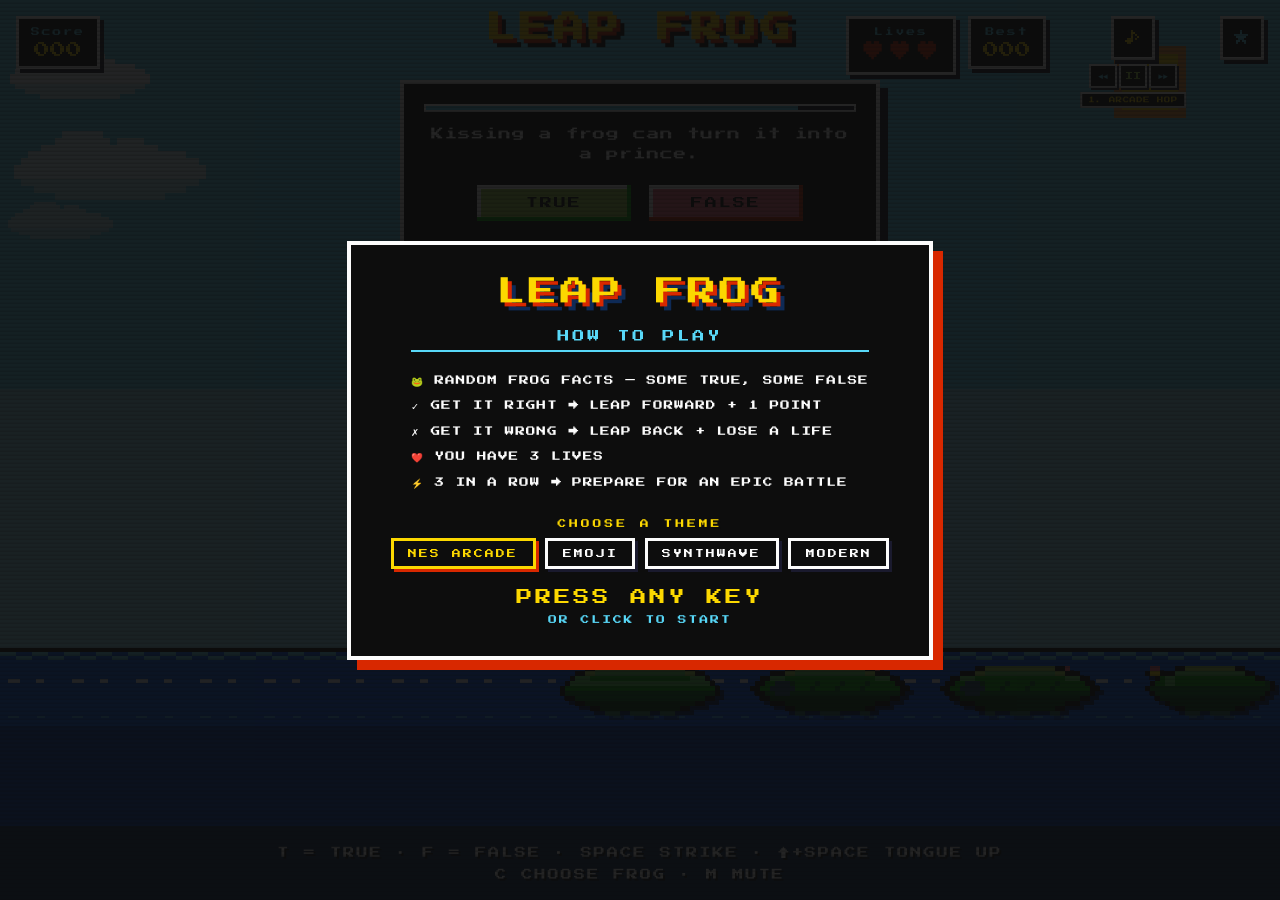
<file: index.html>
<!DOCTYPE html>
<html lang="en">
<head>
  <meta charset="UTF-8" />
  <meta name="viewport" content="width=device-width, initial-scale=1.0" />
  <title>LEAP FROG</title>
  <link rel="preconnect" href="https://fonts.googleapis.com">
  <link rel="preconnect" href="https://fonts.gstatic.com" crossorigin>
  <link href="https://fonts.googleapis.com/css2?family=Press+Start+2P&family=VT323&display=swap" rel="stylesheet">
  <link rel="stylesheet" href="styles.css" />
</head>
<body>
  <!-- Scanline overlay for CRT effect -->
  <div class="scanlines"></div>
  <!-- Full-screen red flash on life loss -->
  <div id="damage-flash" class="damage-flash"></div>

  <!-- Konami unlock banner -->
  <div id="konami-banner" class="konami-banner hidden">
    <div class="konami-flash"></div>
    <div class="konami-text">
      <div class="konami-title">★ CHEAT UNLOCKED ★</div>
      <div class="konami-sub">GOLDEN FROG</div>
    </div>
  </div>

  <!-- "Press any key" splash shown briefly on load until the first user gesture -->
  <div id="start-splash" class="start-splash">
    <div class="start-splash-inner">
      <div class="start-splash-title">LEAP FROG</div>

      <div class="rules">
        <div class="rules-heading">HOW TO PLAY</div>
        <ul class="rules-list">
          <li>🐸  RANDOM FROG FACTS — SOME TRUE, SOME FALSE</li>
          <li>✓  GET IT RIGHT → LEAP FORWARD + 1 POINT</li>
          <li>✗  GET IT WRONG → LEAP BACK + LOSE A LIFE</li>
          <li>❤️  YOU HAVE 3 LIVES</li>
          <li>⚡  3 IN A ROW → PREPARE FOR AN EPIC BATTLE</li>
        </ul>
      </div>

      <!-- Theme picker — switching reloads the page -->
      <div class="splash-theme">
        <p class="splash-theme-label">CHOOSE A THEME</p>
        <div class="theme-picker" id="splash-theme-picker"></div>
      </div>

      <div class="start-splash-prompt">PRESS ANY KEY</div>
      <div class="start-splash-sub">OR CLICK TO START</div>
    </div>
  </div>

  <div class="sky">
    <img data-sprite="cloud" class="cloud cloud-1" alt=""/>
    <img data-sprite="cloud" class="cloud cloud-2" alt=""/>
    <img data-sprite="cloud" class="cloud cloud-3" alt=""/>
  </div>
  <div class="pond">
    <div class="wave wave-1"></div>
    <div class="wave wave-2"></div>
    <div class="wave wave-3"></div>
  </div>

  <header class="hud">
    <div class="hud-item">
      <span class="hud-label">Score</span>
      <span id="score" class="hud-value">000</span>
    </div>

    <h1 class="title">LEAP FROG</h1>

    <div class="hud-right">
      <div class="lives-wrap">
        <span class="hud-label">Lives</span>
        <div id="lives" class="lives" aria-label="Lives remaining">
          <span class="life">♥</span>
          <span class="life">♥</span>
          <span class="life">♥</span>
        </div>
      </div>
      <div class="hud-item hud-item-small">
        <span class="hud-label">Best</span>
        <span id="high-score" class="hud-value">000</span>
      </div>
      <div class="audio-cluster">
        <button id="btn-mute" class="mute-btn" aria-label="Toggle sound">
          <span id="mute-icon">♪</span>
        </button>
        <div class="music-player">
          <button id="btn-prev-track" class="player-btn" aria-label="Previous track" title="Previous track">◄◄</button>
          <button id="btn-play-pause" class="player-btn" aria-label="Pause/play music" title="Pause/play">II</button>
          <button id="btn-next-track" class="player-btn" aria-label="Next track" title="Next track">►►</button>
        </div>
        <div class="track-name" id="track-name">ARCADE HOP</div>
      </div>
      <button id="btn-frog-picker" class="variants-link" aria-label="Choose frog" title="Choose frog">★</button>
    </div>
  </header>

  <main id="game">
    <div id="track" class="track"></div>
    <!-- Floating TRUE/FALSE flies the frog can tongue-grab to answer. -->
    <div id="answer-orbs" class="answer-flies">
      <button id="orb-true" class="answer-fly fly-true" aria-label="Answer TRUE" title="Press T or click">
        <img data-sprite="fly" class="fly-img" alt="" aria-hidden="true"/>
        <span class="fly-text">TRUE</span>
        <span class="fly-key">T</span>
      </button>
      <button id="orb-false" class="answer-fly fly-false" aria-label="Answer FALSE" title="Press F or click">
        <img data-sprite="fly" class="fly-img" alt="" aria-hidden="true"/>
        <span class="fly-text">FALSE</span>
        <span class="fly-key">F</span>
      </button>
    </div>

    <!-- Tongue that shoots up-left (true) or up-right (false) to grab an orb -->
    <div id="orb-tongue" class="orb-tongue"></div>

    <div id="frog" class="frog">
      <div class="golden-sparkles" aria-hidden="true">
        <span class="sparkle sparkle-1">✦</span>
        <span class="sparkle sparkle-2">✦</span>
        <span class="sparkle sparkle-3">✦</span>
        <span class="sparkle sparkle-4">✦</span>
        <span class="sparkle sparkle-5">✦</span>
        <span class="sparkle sparkle-6">✦</span>
      </div>
      <img data-sprite="frog1" alt="frog" class="sprite-img"/>
      <div id="frog-tongue" class="frog-tongue"></div>
      <div id="frog-tongue-up" class="frog-tongue-up"></div>
      <div id="yum-bubble" class="yum-bubble hidden">YUM!</div>
    </div>
    <div id="splash" class="splash hidden"><img data-sprite="splash" alt="splash" class="sprite-img"/></div>

    <div id="fact-card" class="fact-card">
      <!-- Countdown bar — 10s per fact -->
      <div class="fact-timer">
        <div class="fact-timer-fill" id="fact-timer-fill"></div>
      </div>
      <p id="fact-text" class="fact-text"></p>
      <div class="fact-buttons">
        <button id="btn-true" class="fact-btn true-btn">TRUE</button>
        <button id="btn-false" class="fact-btn false-btn">FALSE</button>
      </div>
      <div id="feedback" class="feedback hidden"></div>
    </div>

    <!-- Boss fight overlay -->
    <div id="boss-scene" class="boss-scene hidden">
      <div class="storm-sky"></div>
      <div class="rain"></div>
      <div class="lightning" id="lightning"></div>

      <div class="boss-intro" id="boss-intro">
        <div class="boss-intro-text">⚡ BOSS FIGHT ⚡</div>
        <div class="boss-name" id="boss-name">BONEJAW</div>
        <div class="boss-name-sub" id="boss-name-sub">APPROACHES</div>
        <div class="boss-intro-sub">DRAIN HIS POWER!</div>
      </div>

      <div class="boss-arena" id="boss-arena">
        <!-- Player side -->
        <div class="boss-fighter player-fighter" id="player-fighter">
          <div class="fighter-label">YOU</div>
          <div class="bar-row">
            <span class="bar-label">HP</span>
            <div class="power-bar">
              <div class="power-fill stage-good" id="player-power-fill"></div>
              <div class="power-ticks"></div>
            </div>
          </div>
          <div class="bar-row">
            <span class="bar-label">STRIKE</span>
            <div class="meter">
              <div class="meter-fill" id="player-meter-fill"></div>
              <div class="meter-zone" id="player-meter-zone"></div>
            </div>
          </div>
          <div class="fighter-stack">
            <div class="dizzy-stars" id="player-stars">💫</div>
            <div class="explosion" id="player-explosion"></div>
            <div class="fighter-sprite" id="player-sprite"><img data-sprite="frog1" alt="frog" class="sprite-img"/></div>
            <div class="tongue tongue-player" id="player-tongue"></div>
            <div class="pedestal pedestal-player"></div>
          </div>
        </div>

        <!-- Boss side -->
        <div class="boss-fighter boss-fighter-enemy" id="boss-fighter">
          <div class="fighter-label" id="boss-label">BOSS</div>
          <div class="bar-row">
            <span class="bar-label">HP</span>
            <div class="power-bar">
              <div class="power-fill stage-good" id="boss-power-fill"></div>
              <div class="power-ticks"></div>
            </div>
          </div>
          <div class="bar-row">
            <span class="bar-label">STRIKE</span>
            <div class="meter">
              <div class="meter-fill meter-fill-boss" id="boss-meter-fill"></div>
            </div>
          </div>
          <div class="fighter-stack">
            <div class="dizzy-stars" id="boss-stars">💫</div>
            <div class="explosion" id="boss-explosion"></div>
            <div class="fighter-sprite boss-sprite" id="boss-sprite"><img data-sprite="boss1" alt="boss frog" class="sprite-img"/></div>
            <div class="tongue tongue-boss" id="boss-tongue"></div>
            <div class="pedestal pedestal-boss"></div>
          </div>
        </div>
      </div>

      <div class="boss-instruction" id="boss-instruction">
        PRESS <strong>SPACE</strong> IN THE YELLOW ZONE!
        <div class="boss-instruction-sub">↓ DODGE</div>
      </div>

      <div class="boss-result hidden" id="boss-result">
        <div class="boss-result-text" id="boss-result-text"></div>
      </div>
    </div>

    <!-- Frog picker modal -->
    <div id="frog-picker" class="frog-picker hidden">
      <div class="frog-picker-card">
        <div class="frog-picker-header">
          <h2 class="frog-picker-title">CHOOSE YOUR FROG</h2>
          <button id="btn-close-picker" class="picker-close" aria-label="Close">×</button>
        </div>
        <div class="frog-picker-grid" id="frog-picker-grid"></div>
      </div>
    </div>

    <!-- Combo counter — floats near score when streak > 1 -->
    <div id="combo" class="combo hidden">
      <span class="combo-x">x</span><span id="combo-value">1</span>
      <span class="combo-label">COMBO</span>
    </div>

    <div id="game-over" class="game-over hidden">
      <div class="game-over-card">
        <h2>GAME OVER</h2>
        <p class="game-over-score">SCORE <strong id="final-score">0</strong></p>
        <p id="new-best" class="new-best hidden">★ NEW BEST ★</p>
        <button id="btn-restart" class="restart-btn">PLAY AGAIN</button>
        <div class="game-over-theme">
          <p class="game-over-theme-label">THEME</p>
          <div class="theme-picker theme-picker-small" id="game-over-theme-picker"></div>
        </div>
      </div>
    </div>
  </main>

  <footer class="credit">
    <span class="credit-line">T = TRUE  ·  F = FALSE  ·  SPACE STRIKE  ·  ↑+SPACE TONGUE UP</span>
    <span class="credit-line">C CHOOSE FROG  ·  M MUTE</span>
  </footer>

  <script src="theme.js"></script>
  <script src="facts.js"></script>
  <script src="audio.js"></script>
  <script src="boss.js"></script>
  <script src="celebration.js"></script>
  <script src="game.js"></script>
  <script src="ambient.js"></script>
</body>
</html>
</file>
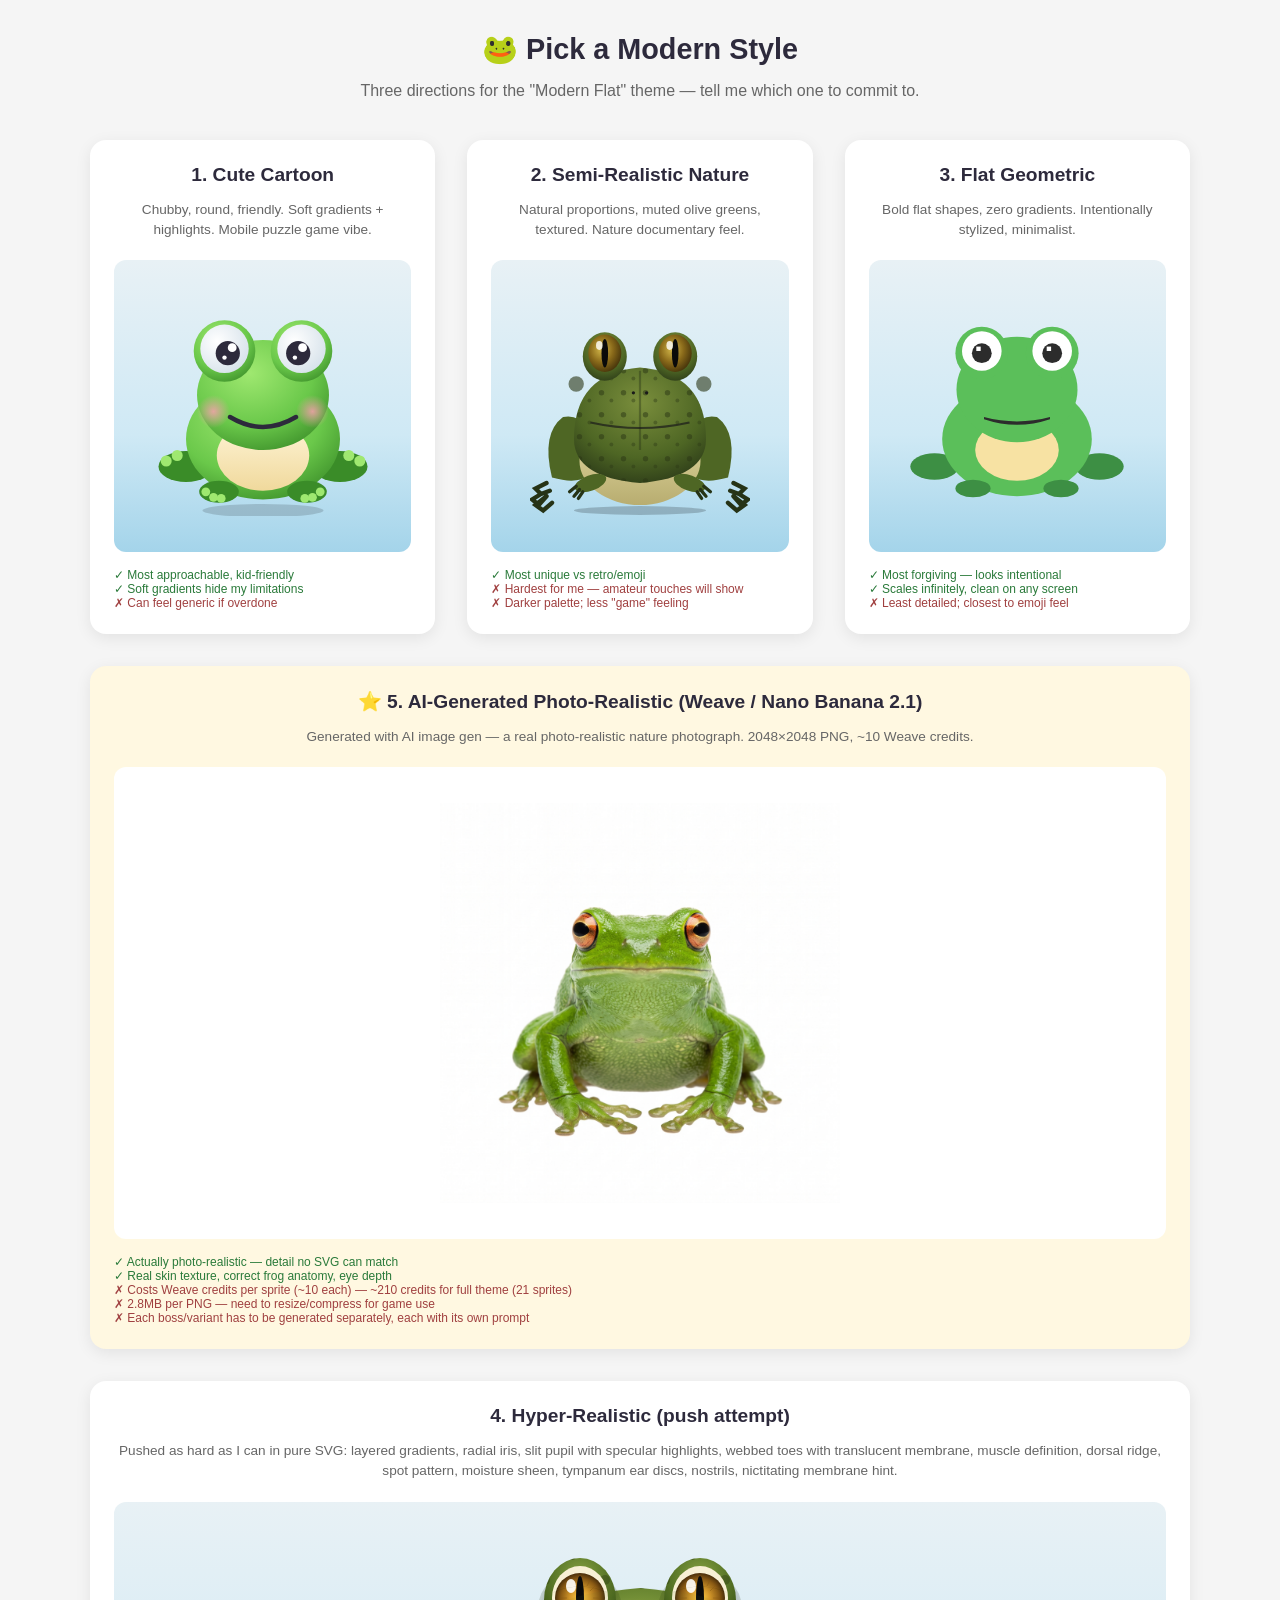
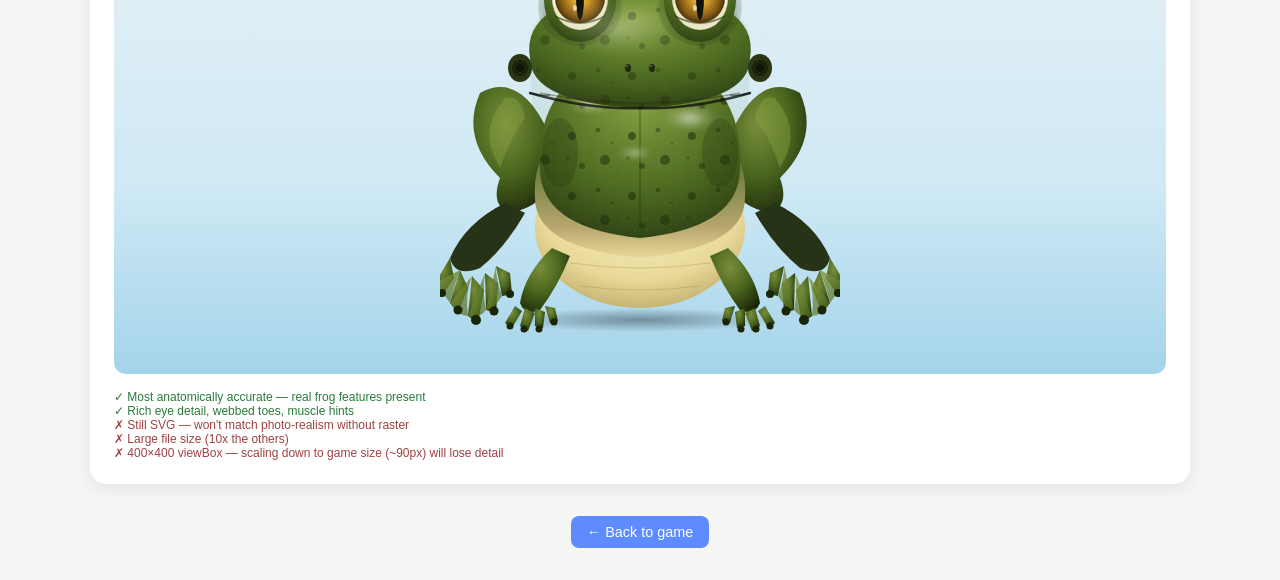
<file: samples.html>
<!DOCTYPE html>
<html lang="en">
<head>
  <meta charset="UTF-8" />
  <meta name="viewport" content="width=device-width, initial-scale=1.0" />
  <title>Frog Style Samples</title>
  <style>
    body {
      font-family: -apple-system, BlinkMacSystemFont, 'Segoe UI', sans-serif;
      background: #f5f5f5;
      margin: 0;
      padding: 2rem 1rem;
      color: #2d2a3c;
    }
    h1 {
      text-align: center;
      font-size: 1.8rem;
      margin: 0 0 0.5rem;
    }
    .subtitle {
      text-align: center;
      color: #666;
      margin-bottom: 2.5rem;
    }
    .grid {
      display: grid;
      grid-template-columns: repeat(auto-fit, minmax(280px, 1fr));
      gap: 2rem;
      max-width: 1100px;
      margin: 0 auto;
    }
    .sample {
      background: #ffffff;
      border-radius: 16px;
      padding: 1.5rem;
      box-shadow: 0 4px 16px rgba(0, 0, 0, 0.08);
      text-align: center;
    }
    .sample h2 {
      font-size: 1.2rem;
      margin: 0 0 0.4rem;
      color: #2d2a3c;
    }
    .sample .desc {
      font-size: 0.85rem;
      color: #666;
      margin-bottom: 1.25rem;
      line-height: 1.5;
    }
    .frog-wrap {
      background: linear-gradient(to bottom, #e8f1f5 0%, #cfe9f5 60%, #a4d4ea 100%);
      border-radius: 12px;
      padding: 1rem;
      display: flex;
      align-items: center;
      justify-content: center;
      height: 260px;
    }
    .frog-wrap img {
      width: 220px;
      height: 220px;
    }
    .pros-cons {
      margin-top: 1rem;
      font-size: 0.75rem;
      color: #555;
      text-align: left;
    }
    .pros-cons .pro { color: #2a7a3a; }
    .pros-cons .con { color: #a04040; }
    .back {
      display: inline-block;
      margin: 2rem auto 0;
      padding: 0.5rem 1rem;
      background: #5e8bff;
      color: white;
      text-decoration: none;
      border-radius: 8px;
      font-size: 0.9rem;
    }
    .back-wrap {
      text-align: center;
    }
  </style>
</head>
<body>
  <h1>🐸 Pick a Modern Style</h1>
  <p class="subtitle">Three directions for the "Modern Flat" theme — tell me which one to commit to.</p>

  <div class="grid">
    <div class="sample">
      <h2>1. Cute Cartoon</h2>
      <p class="desc">Chubby, round, friendly. Soft gradients + highlights. Mobile puzzle game vibe.</p>
      <div class="frog-wrap">
        <img src="sprites/samples/frog-cartoon.svg" alt="Cartoon frog"/>
      </div>
      <div class="pros-cons">
        <div class="pro">✓ Most approachable, kid-friendly</div>
        <div class="pro">✓ Soft gradients hide my limitations</div>
        <div class="con">✗ Can feel generic if overdone</div>
      </div>
    </div>

    <div class="sample">
      <h2>2. Semi-Realistic Nature</h2>
      <p class="desc">Natural proportions, muted olive greens, textured. Nature documentary feel.</p>
      <div class="frog-wrap">
        <img src="sprites/samples/frog-realistic.svg" alt="Realistic frog"/>
      </div>
      <div class="pros-cons">
        <div class="pro">✓ Most unique vs retro/emoji</div>
        <div class="con">✗ Hardest for me — amateur touches will show</div>
        <div class="con">✗ Darker palette; less "game" feeling</div>
      </div>
    </div>

    <div class="sample">
      <h2>3. Flat Geometric</h2>
      <p class="desc">Bold flat shapes, zero gradients. Intentionally stylized, minimalist.</p>
      <div class="frog-wrap">
        <img src="sprites/samples/frog-flat.svg" alt="Flat frog"/>
      </div>
      <div class="pros-cons">
        <div class="pro">✓ Most forgiving — looks intentional</div>
        <div class="pro">✓ Scales infinitely, clean on any screen</div>
        <div class="con">✗ Least detailed; closest to emoji feel</div>
      </div>
    </div>

    <div class="sample" style="grid-column: 1 / -1; background: #fff8e1;">
      <h2>⭐ 5. AI-Generated Photo-Realistic (Weave / Nano Banana 2.1)</h2>
      <p class="desc">Generated with AI image gen — a real photo-realistic nature photograph. 2048×2048 PNG, ~10 Weave credits.</p>
      <div class="frog-wrap" style="height: 440px; background: #ffffff;">
        <img src="sprites/samples/frog-realistic-ai.png" alt="AI-generated realistic frog" style="width: 400px; height: 400px;"/>
      </div>
      <div class="pros-cons">
        <div class="pro">✓ Actually photo-realistic — detail no SVG can match</div>
        <div class="pro">✓ Real skin texture, correct frog anatomy, eye depth</div>
        <div class="con">✗ Costs Weave credits per sprite (~10 each) — ~210 credits for full theme (21 sprites)</div>
        <div class="con">✗ 2.8MB per PNG — need to resize/compress for game use</div>
        <div class="con">✗ Each boss/variant has to be generated separately, each with its own prompt</div>
      </div>
    </div>

    <div class="sample" style="grid-column: 1 / -1;">
      <h2>4. Hyper-Realistic (push attempt)</h2>
      <p class="desc">Pushed as hard as I can in pure SVG: layered gradients, radial iris, slit pupil with specular highlights, webbed toes with translucent membrane, muscle definition, dorsal ridge, spot pattern, moisture sheen, tympanum ear discs, nostrils, nictitating membrane hint.</p>
      <div class="frog-wrap" style="height: 440px;">
        <img src="sprites/samples/frog-hyperreal.svg" alt="Hyper-realistic frog" style="width: 400px; height: 400px;"/>
      </div>
      <div class="pros-cons">
        <div class="pro">✓ Most anatomically accurate — real frog features present</div>
        <div class="pro">✓ Rich eye detail, webbed toes, muscle hints</div>
        <div class="con">✗ Still SVG — won't match photo-realism without raster</div>
        <div class="con">✗ Large file size (10x the others)</div>
        <div class="con">✗ 400×400 viewBox — scaling down to game size (~90px) will lose detail</div>
      </div>
    </div>
  </div>

  <div class="back-wrap">
    <a href="index.html" class="back">← Back to game</a>
  </div>
</body>
</html>
</file>
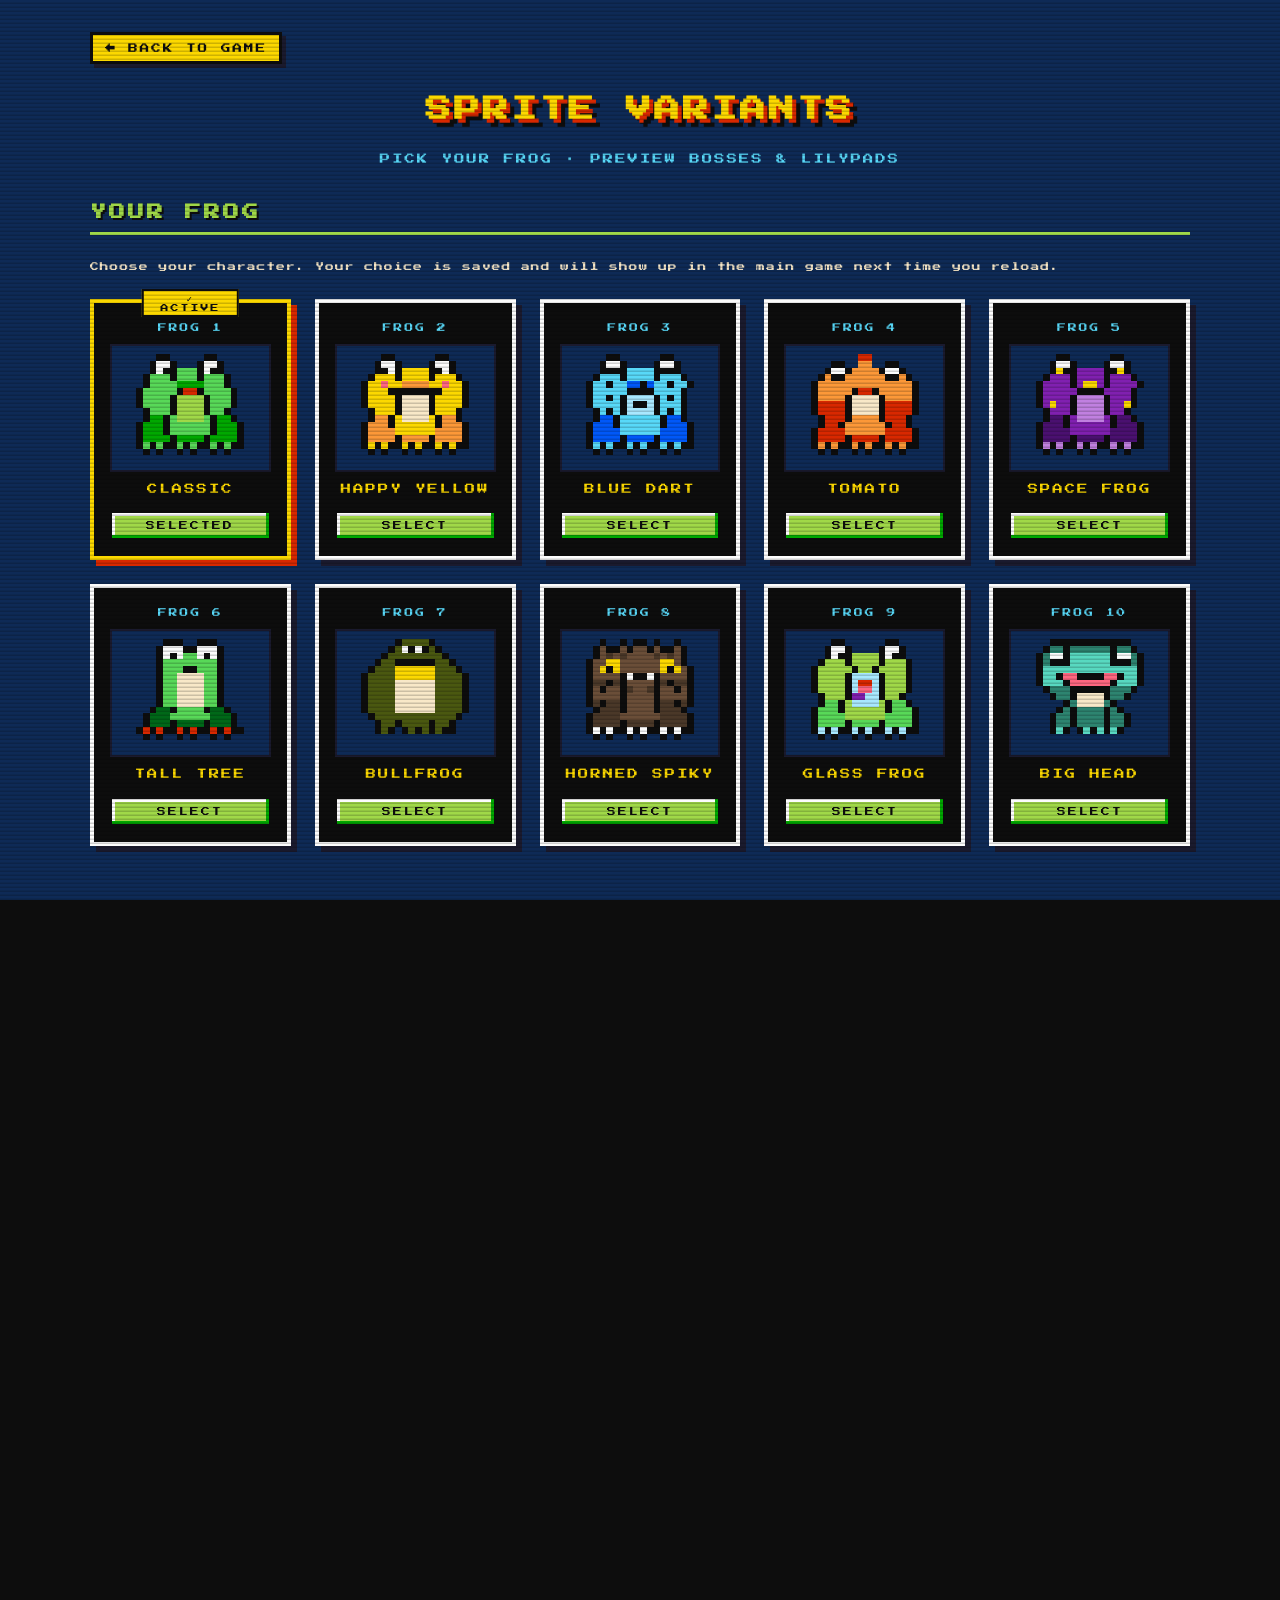
<file: variants.html>
<!DOCTYPE html>
<html lang="en">
<head>
  <meta charset="UTF-8" />
  <meta name="viewport" content="width=device-width, initial-scale=1.0" />
  <title>LEAP FROG - Sprite Variants</title>
  <link rel="preconnect" href="https://fonts.googleapis.com">
  <link rel="preconnect" href="https://fonts.gstatic.com" crossorigin>
  <link href="https://fonts.googleapis.com/css2?family=Press+Start+2P&display=swap" rel="stylesheet">
  <link rel="stylesheet" href="styles.css" />
  <script src="theme.js"></script>
  <style>
    body {
      overflow: auto;
      background: var(--nes-navy);
      padding: 2rem 1rem 4rem;
      color: var(--nes-white);
    }
    .variants-container {
      max-width: 1100px;
      margin: 0 auto;
    }
    .back-link {
      display: inline-block;
      margin-bottom: 2rem;
      padding: 0.5rem 0.75rem;
      font-size: 0.6rem;
      color: var(--nes-black);
      background: var(--nes-yellow);
      border: 3px solid var(--nes-black);
      box-shadow: 4px 4px 0 var(--nes-dark);
      text-decoration: none;
      letter-spacing: 2px;
      font-family: 'Press Start 2P', monospace;
    }
    .back-link:hover { transform: translate(-1px, -1px); }
    .back-link:active { transform: translate(2px, 2px); box-shadow: 0 0 0 var(--nes-dark); }

    .page-title {
      font-size: 1.6rem;
      color: var(--nes-yellow);
      text-shadow: 4px 4px 0 var(--nes-red), 8px 8px 0 var(--nes-black);
      letter-spacing: 3px;
      text-align: center;
      margin-bottom: 2rem;
    }
    .page-subtitle {
      text-align: center;
      font-size: 0.65rem;
      color: var(--nes-cyan);
      letter-spacing: 2px;
      margin-bottom: 2.5rem;
    }

    .section {
      margin-bottom: 3.5rem;
    }
    .section-heading {
      font-size: 1rem;
      color: var(--nes-lime);
      letter-spacing: 3px;
      border-bottom: 3px solid var(--nes-lime);
      padding-bottom: 0.75rem;
      margin-bottom: 1.5rem;
      text-shadow: 2px 2px 0 var(--nes-black);
    }
    .section-note {
      font-size: 0.55rem;
      color: var(--nes-cream);
      letter-spacing: 1px;
      margin-bottom: 1.5rem;
      line-height: 1.8;
    }

    .variant-grid {
      display: grid;
      grid-template-columns: repeat(auto-fit, minmax(170px, 1fr));
      gap: 1.5rem;
    }

    .variant-card {
      background: var(--nes-black);
      border: 4px solid var(--nes-white);
      padding: 1.25rem 1rem 1rem;
      box-shadow: 6px 6px 0 var(--nes-dark);
      text-align: center;
      position: relative;
    }
    .variant-card.selected {
      border-color: var(--nes-yellow);
      box-shadow: 6px 6px 0 var(--nes-red);
    }
    .variant-card.selected::before {
      content: "✓ ACTIVE";
      position: absolute;
      top: -14px;
      left: 50%;
      transform: translateX(-50%);
      font-size: 0.5rem;
      color: var(--nes-black);
      background: var(--nes-yellow);
      padding: 3px 8px;
      letter-spacing: 2px;
      border: 2px solid var(--nes-black);
    }

    .variant-label {
      font-size: 0.55rem;
      color: var(--nes-cyan);
      letter-spacing: 2px;
      margin-bottom: 0.75rem;
    }
    .variant-name {
      font-size: 0.65rem;
      color: var(--nes-yellow);
      letter-spacing: 2px;
      margin-top: 0.75rem;
      min-height: 1.5em;
    }
    .variant-img-wrap {
      display: flex;
      align-items: center;
      justify-content: center;
      height: 128px;
      background: var(--nes-navy);
      border: 2px solid var(--nes-dark);
      padding: 8px;
      image-rendering: pixelated;
    }
    .variant-img-wrap.wide {
      height: 72px;
    }
    .variant-img-wrap img {
      max-width: 100%;
      max-height: 100%;
      image-rendering: pixelated;
    }
    .frog-img, .boss-img { width: 112px; height: 112px; }
    .lilypad-img { width: 180px; height: 56px; }

    .select-btn {
      margin-top: 0.75rem;
      width: 100%;
      background: var(--nes-lime);
      border: 2px solid var(--nes-black);
      padding: 0.5rem;
      font-size: 0.55rem;
      font-family: 'Press Start 2P', monospace;
      color: var(--nes-black);
      letter-spacing: 2px;
      cursor: pointer;
      box-shadow:
        inset -3px -3px 0 var(--nes-green),
        inset 3px 3px 0 var(--nes-white),
        3px 3px 0 var(--nes-black);
    }
    .select-btn:hover { transform: translate(-1px, -1px); }
    .select-btn:active {
      transform: translate(2px, 2px);
      box-shadow:
        inset 3px 3px 0 var(--nes-green),
        inset -3px -3px 0 var(--nes-white),
        0 0 0 var(--nes-black);
    }

    .scanlines { z-index: 1000; }
  </style>
</head>
<body>
  <div class="scanlines"></div>

  <div class="variants-container">
    <a href="index.html" class="back-link">← BACK TO GAME</a>

    <h1 class="page-title">SPRITE VARIANTS</h1>
    <p class="page-subtitle">PICK YOUR FROG · PREVIEW BOSSES & LILYPADS</p>

    <!-- Frogs -->
    <section class="section">
      <h2 class="section-heading">YOUR FROG</h2>
      <p class="section-note">Choose your character. Your choice is saved and will show up in the main game next time you reload.</p>
      <div class="variant-grid" id="frog-grid"></div>
    </section>

    <!-- Bosses -->
    <section class="section">
      <h2 class="section-heading">BOSS ROSTER</h2>
      <p class="section-note">These enemy frogs will randomly appear during boss fights. (Not individually selectable — fight them all!)</p>
      <div class="variant-grid" id="boss-grid"></div>
    </section>

    <!-- Lilypads -->
    <section class="section">
      <h2 class="section-heading">LILYPADS</h2>
      <p class="section-note">All five lilypad shapes rotate randomly through the course for a varied look.</p>
      <div class="variant-grid" id="lilypad-grid"></div>
    </section>
  </div>

  <script>
    // =============== Data ===============
    // Sprite paths come from Theme.sprite() so this page reflects the
    // currently-active theme's artwork.
    const FROGS = [
      { id: 1,  name: 'CLASSIC',       file: Theme.sprite('frog1')  },
      { id: 2,  name: 'HAPPY YELLOW',  file: Theme.sprite('frog2')  },
      { id: 3,  name: 'BLUE DART',     file: Theme.sprite('frog3')  },
      { id: 4,  name: 'TOMATO',        file: Theme.sprite('frog4')  },
      { id: 5,  name: 'SPACE FROG',    file: Theme.sprite('frog5')  },
      { id: 6,  name: 'TALL TREE',     file: Theme.sprite('frog6')  },
      { id: 7,  name: 'BULLFROG',      file: Theme.sprite('frog7')  },
      { id: 8,  name: 'HORNED SPIKY',  file: Theme.sprite('frog8')  },
      { id: 9,  name: 'GLASS FROG',    file: Theme.sprite('frog9')  },
      { id: 10, name: 'BIG HEAD',      file: Theme.sprite('frog10') },
    ];
    const BOSSES = [
      { id: 1, name: 'INFERNAL',    file: Theme.sprite('boss1') },
      { id: 2, name: 'BONEJAW',     file: Theme.sprite('boss2') },
      { id: 3, name: 'TOAD KING',   file: Theme.sprite('boss3') },
      { id: 4, name: 'CYBORG',      file: Theme.sprite('boss4') },
      { id: 5, name: 'PYRO',        file: Theme.sprite('boss5') },
    ];
    const LILYPADS = [
      { id: 1, name: 'NOTCHED',    file: Theme.sprite('lilypad1') },
      { id: 2, name: 'ROUND PINK', file: Theme.sprite('lilypad2') },
      { id: 3, name: 'BLUE BLOOM', file: Theme.sprite('lilypad3') },
      { id: 4, name: 'SMALL',      file: Theme.sprite('lilypad4') },
      { id: 5, name: 'WIDE',       file: Theme.sprite('lilypad5') },
    ];

    const SELECTED_FROG_KEY = 'leapfrog_frog_id';
    function getSelectedFrogId() {
      return parseInt(localStorage.getItem(SELECTED_FROG_KEY) || '1', 10);
    }
    function setSelectedFrogId(id) {
      localStorage.setItem(SELECTED_FROG_KEY, String(id));
    }

    // =============== Render helpers ===============
    function render() {
      const frogGrid = document.getElementById('frog-grid');
      const bossGrid = document.getElementById('boss-grid');
      const lilyGrid = document.getElementById('lilypad-grid');
      const selectedId = getSelectedFrogId();

      frogGrid.innerHTML = FROGS.map(f => `
        <div class="variant-card ${f.id === selectedId ? 'selected' : ''}">
          <div class="variant-label">FROG ${f.id}</div>
          <div class="variant-img-wrap">
            <img src="${f.file}" alt="${f.name}" class="frog-img"/>
          </div>
          <div class="variant-name">${f.name}</div>
          <button class="select-btn" data-id="${f.id}">${f.id === selectedId ? 'SELECTED' : 'SELECT'}</button>
        </div>
      `).join('');

      bossGrid.innerHTML = BOSSES.map(b => `
        <div class="variant-card">
          <div class="variant-label">BOSS ${b.id}</div>
          <div class="variant-img-wrap">
            <img src="${b.file}" alt="${b.name}" class="boss-img"/>
          </div>
          <div class="variant-name">${b.name}</div>
        </div>
      `).join('');

      lilyGrid.innerHTML = LILYPADS.map(l => `
        <div class="variant-card">
          <div class="variant-label">LILYPAD ${l.id}</div>
          <div class="variant-img-wrap wide">
            <img src="${l.file}" alt="${l.name}" class="lilypad-img"/>
          </div>
          <div class="variant-name">${l.name}</div>
        </div>
      `).join('');

      frogGrid.addEventListener('click', (e) => {
        const btn = e.target.closest('.select-btn');
        if (!btn) return;
        const id = parseInt(btn.dataset.id, 10);
        setSelectedFrogId(id);
        render();
      });
    }

    render();
  </script>
</body>
</html>
</file>
<file: styles.css>
/* ========================================================
   LEAP FROG — Arcade / NES Retro Styling
   Palette: a limited set of NES-ish colors.
   Font: Press Start 2P (chunky pixel).
   Everything uses hard shadows (no soft blur), chunky
   borders, and sharp edges for a 1980s arcade feel.
   ======================================================== */

:root {
  /* NES-ish palette (retro theme defaults) */
  --nes-black:   #0d0d0d;
  --nes-dark:    #1a1a2e;
  --nes-red:     #d82800;
  --nes-pink:    #ff6680;
  --nes-orange:  #fc9838;
  --nes-yellow:  #fcd800;
  --nes-green:   #00a800;
  --nes-lime:    #a0d848;
  --nes-cyan:    #58d8f8;
  --nes-blue:    #0058f8;
  --nes-navy:    #0e2a56;
  --nes-white:   #fcfcfc;
  --nes-cream:   #f8e8c8;
  --nes-gray:    #787878;

  /* Fraction (0-1) measuring the mouth's y-position from the top of the
     frog sprite. Used by all tongue animations (fidget tongue, upward
     tongue, fly-grab tongue, boss arena tongue) so that different-sized
     sprites across themes keep their tongue origin aligned to the mouth.
     Retro default: ~32% from top. Modern theme overrides this below. */
  --mouth-y-ratio: 0.32;

  /* Pixel offset applied via translateY to drop the frog's feet onto the
     lilypad. Retro sprite has tight padding below the feet so +18px grounds
     cleanly. Modern PNGs have ~30-40px of empty space below the feet (bigger
     body + drop shadow), so Modern overrides this to a larger value. */
  --frog-ground-offset: 18px;
}

/* ========================================================
   EMOJI THEME — soft, modern, friendly
   Overrides the NES palette with pastels and swaps the font
   to a system sans. Disables retro-only effects (scanlines,
   pixelation, stepped animations).
   ======================================================== */

[data-theme="emoji"] {
  --nes-black:   #2d3142;   /* soft dark blue-gray */
  --nes-dark:    #4f5d75;   /* mid blue-gray */
  --nes-red:     #ef6461;   /* coral red */
  --nes-pink:    #ffb5a7;   /* soft pink */
  --nes-orange:  #ffb961;   /* warm orange */
  --nes-yellow:  #ffd166;   /* sunny yellow */
  --nes-green:   #4caf50;   /* fresh green */
  --nes-lime:    #a8dadc;   /* soft lime-cyan */
  --nes-cyan:    #a0e7e5;   /* mint */
  --nes-blue:    #5e8bff;   /* soft blue */
  --nes-navy:    #e8f1f5;   /* VERY light blue (was dark) — flipping dark→light */
  --nes-white:   #ffffff;
  --nes-cream:   #fff9e6;
  --nes-gray:    #a9b4c2;

  /* The 🐸 emoji glyph fills most of its SVG box and the mouth sits in
     the lower third. Push the mouth y-ratio down from retro's 0.32 so
     all 4 tongue origins (fidget, upward, fly-grab, boss) emit from the
     emoji's mouth instead of the top of its head. */
  --mouth-y-ratio: 0.68;
}

[data-theme="emoji"] html,
[data-theme="emoji"] body {
  font-family: -apple-system, BlinkMacSystemFont, 'Segoe UI', system-ui, sans-serif;
  -webkit-font-smoothing: antialiased;
  image-rendering: auto;
  color: var(--nes-black);
}

/* Everything that was Press Start 2P → system sans */
[data-theme="emoji"] * {
  font-family: inherit !important;
  image-rendering: auto !important;
}

/* Remove the CRT scanline overlay in emoji mode */
[data-theme="emoji"] .scanlines {
  display: none;
}

/* Soften all the chunky retro shadows into subtle modern ones */
[data-theme="emoji"] .fact-card,
[data-theme="emoji"] .game-over-card,
[data-theme="emoji"] .frog-picker-card,
[data-theme="emoji"] .hud-item,
[data-theme="emoji"] .lives-wrap,
[data-theme="emoji"] .start-splash-inner {
  border-radius: 16px;
  box-shadow: 0 8px 24px rgba(45, 49, 66, 0.15),
              0 2px 8px rgba(45, 49, 66, 0.08);
  background: #ffffff;
  color: var(--nes-black);
}

[data-theme="emoji"] .fact-text {
  color: var(--nes-black);
}

/* Lives — the ♥ chars become red with no pixel border */
[data-theme="emoji"] .life {
  color: var(--nes-red);
  text-shadow: none;
}

/* Fact-card tail (the little triangle below) — hide for the softer look */
[data-theme="emoji"] .fact-card::after {
  display: none;
}

/* Buttons — rounded modern pill style */
[data-theme="emoji"] .fact-btn,
[data-theme="emoji"] .restart-btn {
  border-radius: 999px;
  border: none;
  box-shadow: 0 4px 12px rgba(45, 49, 66, 0.2);
  padding: 0.9rem 1.5rem;
  letter-spacing: 1px;
  text-transform: none;
  font-weight: 600;
}

[data-theme="emoji"] .true-btn {
  background: var(--nes-green);
  color: #fff;
}
[data-theme="emoji"] .false-btn {
  background: var(--nes-red);
  color: #fff;
}

[data-theme="emoji"] .fact-btn:hover:not(:disabled) {
  transform: translateY(-2px);
  box-shadow: 0 6px 16px rgba(45, 49, 66, 0.3);
}
[data-theme="emoji"] .fact-btn:active:not(:disabled) {
  transform: translateY(0);
  box-shadow: 0 2px 6px rgba(45, 49, 66, 0.15);
}

/* Sky + pond — soft gradients instead of chunky color bands */
[data-theme="emoji"] .sky {
  background: linear-gradient(to bottom, #cfe9f5 0%, #e3f2fd 60%, #f0f7fa 100%);
}
[data-theme="emoji"] .pond {
  background: linear-gradient(to bottom, #7cb6d9 0%, #4a90b8 50%, #2d6b8a 100%);
  border-top: none;
}

/* Waves — a subtle shimmer, no chunky stepped bars */
[data-theme="emoji"] .wave-1,
[data-theme="emoji"] .wave-2,
[data-theme="emoji"] .wave-3 {
  display: none;
}

/* Title — soft modern instead of hard-shadow pixel style */
[data-theme="emoji"] .title {
  font-weight: 700;
  letter-spacing: 2px;
  text-shadow: 0 3px 10px rgba(45, 49, 66, 0.2);
  color: var(--nes-blue);
}

/* Fly answer flies: smaller, rounder, no jittery buzz */
[data-theme="emoji"] .answer-fly {
  filter: drop-shadow(0 4px 10px rgba(45, 49, 66, 0.2));
  animation-duration: 2s;
}

[data-theme="emoji"] .fly-text {
  color: var(--nes-black);
  text-shadow: 0 1px 2px rgba(255, 255, 255, 0.9);
}

[data-theme="emoji"] .fly-key {
  background: var(--nes-blue);
  color: #fff;
  border-radius: 6px;
  border: none;
  box-shadow: 0 2px 4px rgba(45, 49, 66, 0.3);
}

/* HUD values stay yellow but with no pixel shadow */
[data-theme="emoji"] .hud-value {
  color: var(--nes-blue);
  font-weight: 700;
}

[data-theme="emoji"] .hud-label {
  color: var(--nes-dark);
  letter-spacing: 1px;
}

/* Score pop-up / combo */
[data-theme="emoji"] .combo {
  color: var(--nes-orange);
  text-shadow: 0 2px 6px rgba(45, 49, 66, 0.3);
  letter-spacing: 1px;
}

/* Legend footer at bottom */
[data-theme="emoji"] .credit {
  color: var(--nes-black);
  text-shadow: none;
  letter-spacing: 1px;
  background: rgba(255,255,255,0.7);
  padding: 0.3rem 0.8rem;
  border-radius: 999px;
}

/* Lilypads in emoji mode — the 🪷 emoji is naturally oval, keep large */
[data-theme="emoji"] .lilypad {
  filter: drop-shadow(0 4px 8px rgba(0, 0, 0, 0.3));
}

/* Boss arena pedestals — rounder */
[data-theme="emoji"] .pedestal {
  border-radius: 12px;
  border: none;
  box-shadow: inset 0 -8px 0 rgba(0, 0, 0, 0.2), 0 6px 12px rgba(0, 0, 0, 0.4);
  background: #8d6e63;
}
[data-theme="emoji"] .pedestal::before {
  display: none;
}

/* Start splash — rounder, softer */
[data-theme="emoji"] .start-splash-inner {
  border: none;
}
[data-theme="emoji"] .start-splash-title {
  color: var(--nes-blue);
  text-shadow: 0 4px 12px rgba(45, 49, 66, 0.2);
  letter-spacing: 2px;
}

[data-theme="emoji"] .rules-list li {
  color: var(--nes-black);
  letter-spacing: 0;
  line-height: 1.6;
}

[data-theme="emoji"] .start-splash-prompt {
  color: var(--nes-orange);
}

[data-theme="emoji"] .rules-heading {
  color: var(--nes-dark);
  border-bottom-color: var(--nes-dark);
}

/* Fact timer — soft rounded bar */
[data-theme="emoji"] .fact-timer {
  border-radius: 999px;
  border: none;
  background: #eceef2;
  overflow: hidden;
}
[data-theme="emoji"] .fact-timer-fill {
  border-radius: 999px;
}

/* ========================================================
   NEON SYNTHWAVE THEME
   Dark purple/navy background, hot pink + electric cyan,
   perspective grid floor, retro-futurist typography, glow.
   ======================================================== */

[data-theme="neon"] {
  --nes-black:   #0a0518;   /* deep purple-black */
  --nes-dark:    #1a0b3d;   /* deep purple */
  --nes-red:     #ff0080;   /* hot pink */
  --nes-pink:    #ff6680;   /* soft pink */
  --nes-orange:  #ff00ff;   /* magenta */
  --nes-yellow:  #fcd800;   /* keep gold */
  --nes-green:   #00ff88;   /* neon green */
  --nes-lime:    #00ff88;
  --nes-cyan:    #00ffff;   /* electric cyan */
  --nes-blue:    #0080ff;
  --nes-navy:    #1a0b3d;
  --nes-white:   #ffffff;
  --nes-cream:   #ff6680;
  --nes-gray:    #4a3a7a;
}

[data-theme="neon"] html,
[data-theme="neon"] body {
  font-family: 'VT323', 'Press Start 2P', monospace;
  background: #0a0518;
  color: #ffffff;
  /* VT323 has a smaller x-height than Press Start 2P, so at the same
     declared font-size it reads noticeably smaller/thinner. Bump the base
     up ~40% to compensate; downstream rem/em sizes inherit this. */
  font-size: 140%;
}

/* Neon base text styling — tighter letter-spacing (VT323 doesn't need the
   retro's wide pixel spacing to be readable), and all caps have more weight
   via text-shadow glow. */
[data-theme="neon"] * {
  letter-spacing: 1px;
}

/* Specifically rescue the footer legend which was unreadable at the
   base retro font-size (0.7rem). Bumped further on top of the 140% base. */
[data-theme="neon"] .credit {
  font-size: 1rem;
  letter-spacing: 2px;
}

/* Boss arena labels / instructions — VT323 at these smaller sizes vanishes
   against the glow effects. Bump them to actually be legible. */
[data-theme="neon"] .bar-label,
[data-theme="neon"] .fighter-label {
  font-size: 0.9rem;
  letter-spacing: 2px;
}

[data-theme="neon"] .boss-instruction {
  font-size: 1.15rem;
}
[data-theme="neon"] .boss-instruction-sub {
  font-size: 1rem;
}
[data-theme="neon"] .boss-intro-sub,
[data-theme="neon"] .boss-name-sub {
  font-size: 1.1rem;
}

/* ===== Sky — dark starry gradient ===== */
[data-theme="neon"] .sky {
  background:
    radial-gradient(2px 2px at 20% 15%, #fff, transparent),
    radial-gradient(2px 2px at 70% 25%, #fff, transparent),
    radial-gradient(1px 1px at 40% 40%, #fff, transparent),
    radial-gradient(1px 1px at 85% 55%, #fff, transparent),
    radial-gradient(2px 2px at 10% 65%, #fcd800, transparent),
    radial-gradient(1px 1px at 55% 10%, #ff00ff, transparent),
    linear-gradient(to bottom, #1a0b3d 0%, #3d1b70 60%, #ff0080 100%);
  background-size: 100% 100%;
}

/* ===== Pond — perspective neon grid ===== */
[data-theme="neon"] .pond {
  background:
    /* Horizontal grid lines fading to vanishing point */
    repeating-linear-gradient(
      to bottom,
      transparent 0,
      transparent 10%,
      rgba(255, 0, 255, 0.3) 10%,
      rgba(255, 0, 255, 0.3) calc(10% + 2px)
    ),
    /* Vertical grid with perspective — angled to create vanishing point */
    linear-gradient(135deg, rgba(0, 255, 255, 0.2) 0%, transparent 50%),
    linear-gradient(45deg, rgba(0, 255, 255, 0.2) 0%, transparent 50%),
    /* Base dark purple */
    linear-gradient(to bottom, #1a0b3d 0%, #0a0518 100%);
  border-top: 2px solid #ff00ff;
  box-shadow: 0 0 20px rgba(255, 0, 255, 0.6), inset 0 2px 10px rgba(0, 255, 255, 0.3);
}

[data-theme="neon"] .wave-1,
[data-theme="neon"] .wave-2,
[data-theme="neon"] .wave-3 {
  display: none;
}

/* ===== Scanlines — purple-tinted ===== */
[data-theme="neon"] .scanlines {
  background: repeating-linear-gradient(
    to bottom,
    rgba(0, 0, 0, 0) 0,
    rgba(0, 0, 0, 0) 2px,
    rgba(255, 0, 255, 0.1) 3px,
    rgba(255, 0, 255, 0.1) 4px
  );
}

/* ===== Glow on all sprites (frog, lilypad, boss, flies, etc.) ===== */
[data-theme="neon"] .sprite-img,
[data-theme="neon"] .frog-pick-img,
[data-theme="neon"] .ambient-fish img,
[data-theme="neon"] .ambient-bug img,
[data-theme="neon"] .ambient-ufo img {
  filter:
    drop-shadow(0 0 2px currentColor)
    drop-shadow(0 0 6px rgba(255, 0, 255, 0.6))
    drop-shadow(0 0 12px rgba(0, 255, 255, 0.4));
}

/* Frog glow — cyan dominant */
[data-theme="neon"] .frog .sprite-img {
  filter:
    drop-shadow(0 0 3px rgba(0, 255, 255, 0.9))
    drop-shadow(0 0 10px rgba(0, 255, 255, 0.6));
}

/* Lilypad glow — pink dominant */
[data-theme="neon"] .lilypad {
  filter:
    drop-shadow(0 0 4px rgba(255, 0, 255, 0.8))
    drop-shadow(0 0 10px rgba(255, 0, 255, 0.4));
}

/* Boss glow — hot pink angry */
[data-theme="neon"] .boss-sprite .sprite-img {
  filter:
    drop-shadow(0 0 4px rgba(255, 0, 128, 1))
    drop-shadow(0 0 12px rgba(255, 0, 128, 0.6));
}

/* ===== HUD panels — translucent dark with pink glow border ===== */
[data-theme="neon"] .hud-item,
[data-theme="neon"] .lives-wrap {
  background: rgba(10, 5, 24, 0.85);
  border: 2px solid #ff00ff;
  box-shadow: 0 0 10px rgba(255, 0, 255, 0.7), inset 0 0 10px rgba(0, 255, 255, 0.2);
}

[data-theme="neon"] .hud-value {
  color: #00ffff;
  text-shadow: 0 0 6px #00ffff, 0 0 12px rgba(0, 255, 255, 0.5);
  font-size: 1.3rem;
}

[data-theme="neon"] .hud-label {
  color: #ff00ff;
  text-shadow: 0 0 3px #ff00ff;
  font-size: 0.7rem;
}

[data-theme="neon"] .life {
  color: #ff0080;
  text-shadow: 0 0 6px #ff0080, 0 0 12px rgba(255, 0, 128, 0.6);
}

/* Title */
[data-theme="neon"] .title {
  color: #00ffff;
  text-shadow:
    0 0 8px #00ffff,
    0 0 20px rgba(0, 255, 255, 0.7),
    4px 4px 0 #ff00ff,
    0 0 40px rgba(255, 0, 255, 0.5);
  letter-spacing: 4px;
  font-size: 2.4rem;
}

/* ===== Fact card — dark glass with glow outline ===== */
[data-theme="neon"] .fact-card {
  background: rgba(10, 5, 24, 0.9);
  border: 3px solid #ff00ff;
  box-shadow:
    0 0 20px rgba(255, 0, 255, 0.6),
    0 0 40px rgba(0, 255, 255, 0.3),
    inset 0 0 20px rgba(0, 255, 255, 0.1);
  color: #ffffff;
}

[data-theme="neon"] .fact-text {
  color: #ffffff;
  text-shadow: 0 0 4px rgba(0, 255, 255, 0.6);
  font-size: 1.3rem;
}

[data-theme="neon"] .fact-card::after {
  border-top-color: #ff00ff;
  filter: drop-shadow(0 2px 0 #ff00ff);
}

/* ===== TRUE/FALSE buttons — neon pills ===== */
[data-theme="neon"] .fact-btn {
  background: #0a0518;
  color: #00ffff;
  border: 2px solid #00ffff;
  box-shadow:
    0 0 10px rgba(0, 255, 255, 0.6),
    inset 0 0 6px rgba(0, 255, 255, 0.3);
  text-shadow: 0 0 4px rgba(0, 255, 255, 0.8);
  font-size: 1rem;
}

[data-theme="neon"] .true-btn {
  color: #00ff88;
  border-color: #00ff88;
  box-shadow:
    0 0 10px rgba(0, 255, 136, 0.6),
    inset 0 0 6px rgba(0, 255, 136, 0.3);
  text-shadow: 0 0 4px rgba(0, 255, 136, 0.8);
}

[data-theme="neon"] .false-btn {
  color: #ff0080;
  border-color: #ff0080;
  box-shadow:
    0 0 10px rgba(255, 0, 128, 0.6),
    inset 0 0 6px rgba(255, 0, 128, 0.3);
  text-shadow: 0 0 4px rgba(255, 0, 128, 0.8);
}

[data-theme="neon"] .fact-btn:hover:not(:disabled) {
  background: rgba(255, 255, 255, 0.1);
}

/* ===== Fact timer bar — neon glow ===== */
[data-theme="neon"] .fact-timer {
  border-color: #ff00ff;
  background: #0a0518;
  box-shadow: 0 0 8px rgba(255, 0, 255, 0.5);
}
[data-theme="neon"] .fact-timer-fill {
  box-shadow: 0 0 8px currentColor;
}

/* ===== Answer flies — bright neon tint ===== */
[data-theme="neon"] .answer-fly {
  filter:
    drop-shadow(0 0 6px rgba(255, 0, 255, 0.9))
    drop-shadow(0 0 14px rgba(255, 0, 255, 0.5));
}

[data-theme="neon"] .fly-text {
  color: #00ffff;
  text-shadow: 0 0 4px #00ffff, 0 0 8px #0a0518;
  font-size: 0.8rem;
}

[data-theme="neon"] .fly-key {
  background: #0a0518;
  border-color: #00ffff;
  color: #00ffff;
  box-shadow: 0 0 6px rgba(0, 255, 255, 0.8);
}

/* ===== Start splash ===== */
[data-theme="neon"] .start-splash-inner {
  background: rgba(10, 5, 24, 0.95);
  border: 3px solid #ff00ff;
  box-shadow: 0 0 30px rgba(255, 0, 255, 0.8), 0 0 60px rgba(0, 255, 255, 0.4);
}

[data-theme="neon"] .start-splash-title {
  color: #00ffff;
  text-shadow:
    0 0 10px #00ffff,
    0 0 20px rgba(0, 255, 255, 0.7),
    4px 4px 0 #ff00ff;
  letter-spacing: 4px;
}

[data-theme="neon"] .start-splash-prompt {
  color: #ff00ff;
  text-shadow: 0 0 10px #ff00ff;
  font-size: 1.3rem;
}

[data-theme="neon"] .start-splash-sub {
  color: #00ffff;
  text-shadow: 0 0 4px #00ffff;
}

[data-theme="neon"] .rules-heading {
  color: #ff00ff;
  border-bottom-color: #ff00ff;
  text-shadow: 0 0 6px #ff00ff;
}

[data-theme="neon"] .rules-list li {
  color: #ffffff;
  text-shadow: 0 0 3px rgba(255, 255, 255, 0.5);
  font-size: 0.9rem;
}

/* ===== Theme picker tiles ===== */
[data-theme="neon"] .theme-tile {
  background: rgba(10, 5, 24, 0.9);
  border: 2px solid #ff00ff;
  color: #00ffff;
  box-shadow: 0 0 8px rgba(255, 0, 255, 0.6);
  text-shadow: 0 0 4px #00ffff;
  border-radius: 4px;
  font-size: 0.8rem;
}

[data-theme="neon"] .theme-tile.selected {
  border-color: #00ffff;
  color: #fcd800;
  box-shadow: 0 0 12px rgba(0, 255, 255, 0.9), 0 0 24px rgba(252, 216, 0, 0.5);
  text-shadow: 0 0 6px #fcd800;
}

/* ===== Game over + boss overlays ===== */
[data-theme="neon"] .game-over,
[data-theme="neon"] .boss-scene {
  background: rgba(10, 5, 24, 0.85);
}

[data-theme="neon"] .game-over-card {
  background: #0a0518;
  border: 3px solid #ff00ff;
  box-shadow: 0 0 30px rgba(255, 0, 255, 0.7);
}

[data-theme="neon"] .game-over-card h2 {
  color: #ff00ff;
  text-shadow: 0 0 12px #ff00ff, 0 0 24px rgba(255, 0, 255, 0.5);
  font-size: 2rem;
}

/* Neon GAME OVER modal — VT323 shrinks everything so bump score, label,
   and theme-picker-small tiles up to legible sizes. */
[data-theme="neon"] .game-over-score {
  font-size: 1.4rem;
  letter-spacing: 2px;
}
[data-theme="neon"] .game-over-score strong {
  font-size: 1.8rem;
}
[data-theme="neon"] .new-best {
  font-size: 1.2rem;
}
[data-theme="neon"] .restart-btn {
  font-size: 1.3rem;
  letter-spacing: 3px;
  padding: 0.8rem 1.6rem;
}
[data-theme="neon"] .game-over-theme-label {
  font-size: 1rem;
  letter-spacing: 4px;
  color: #00ffff;
  text-shadow: 0 0 6px #00ffff;
}
[data-theme="neon"] .theme-picker-small .theme-tile {
  font-size: 0.85rem;
  letter-spacing: 2px;
  padding: 0.5rem 0.85rem;
  min-width: 72px;
}

[data-theme="neon"] .boss-name {
  color: #ff00ff;
  text-shadow:
    0 0 10px #ff00ff,
    0 0 30px rgba(255, 0, 255, 0.7),
    5px 5px 0 #00ffff;
}

[data-theme="neon"] .boss-name-sub {
  color: #00ffff;
  text-shadow: 0 0 8px #00ffff;
}

[data-theme="neon"] .boss-intro-text {
  color: #fcd800;
  text-shadow: 0 0 10px #fcd800, 0 0 20px rgba(252, 216, 0, 0.5);
}

/* Boss arena power bars */
[data-theme="neon"] .power-bar {
  border-color: #00ffff;
  background: #0a0518;
  box-shadow: 0 0 8px rgba(0, 255, 255, 0.6);
}
[data-theme="neon"] .power-fill {
  box-shadow: 0 0 10px currentColor;
}

/* ===== Mute + player + variants buttons ===== */
[data-theme="neon"] .mute-btn,
[data-theme="neon"] .variants-link,
[data-theme="neon"] .player-btn,
[data-theme="neon"] .track-name {
  background: #0a0518;
  border-color: #ff00ff;
  color: #00ffff;
  box-shadow: 0 0 6px rgba(255, 0, 255, 0.6);
  text-shadow: 0 0 4px #00ffff;
}

/* ===== Combo counter — hot pink ===== */
[data-theme="neon"] .combo {
  color: #ff0080;
  text-shadow: 0 0 10px #ff0080, 0 0 20px rgba(255, 0, 128, 0.5);
}

/* ===== Credit footer ===== */
[data-theme="neon"] .credit {
  color: #00ffff;
  text-shadow: 0 0 6px #00ffff;
  font-size: 0.95rem;
}

[data-theme="neon"] .legend-arrow {
  color: #ff00ff;
  text-shadow: 0 0 8px #ff00ff;
}

/* ===== Pedestals in boss arena — chrome synthwave look ===== */
[data-theme="neon"] .pedestal {
  background: linear-gradient(to bottom, #ff00ff 0%, #8020b0 50%, #1a0b3d 100%);
  border-color: #00ffff;
  box-shadow:
    0 0 15px rgba(255, 0, 255, 0.6),
    inset 0 2px 4px rgba(255, 255, 255, 0.2);
}

[data-theme="neon"] .pedestal::before {
  display: none;
}

/* ===== Konami unlock banner — synthwave style ===== */
[data-theme="neon"] .konami-title {
  color: #fcd800;
  text-shadow: 0 0 20px #fcd800, 4px 4px 0 #ff00ff;
}
[data-theme="neon"] .konami-sub {
  color: #00ffff;
  text-shadow: 0 0 10px #00ffff;
}

/* ========================================================
   MODERN THEME — polished vector sprites, clean sans-serif,
   soft gradients, no pixelation, no scanlines, no CRT vibe.
   Palette shifts to natural sky/pond colors.
   ======================================================== */

[data-theme="modern"] {
  /* Modern frog sprites have a bigger head + eye bulges so the mouth sits
     lower in the sprite box (~55% from the top instead of retro's 32%).
     This shifts all 4 tongue origins consistently. */
  --mouth-y-ratio: 0.55;

  /* Modern PNGs have significant empty space below the feet (drop shadow,
     padding) so the retro +18px grounding offset leaves the frog hovering.
     Bump to +55px so the feet actually land on the lilypad. */
  --frog-ground-offset: 55px;
}

[data-theme="modern"] html,
[data-theme="modern"] body {
  font-family: 'Inter', -apple-system, BlinkMacSystemFont, 'Segoe UI', system-ui, sans-serif;
  image-rendering: auto;
  -webkit-font-smoothing: antialiased;
  -moz-osx-font-smoothing: grayscale;
  background: linear-gradient(180deg, #a4d4ea 0%, #cfe9f5 60%, #e8f1f5 100%);
  color: #2d2a3c;
}

[data-theme="modern"] * {
  font-family: inherit;
  image-rendering: auto;
}

/* Modern pond — swap NES slab for a soft water gradient */
[data-theme="modern"] .scene,
[data-theme="modern"] .water {
  background: linear-gradient(180deg, #74b4de 0%, #5a9ec9 50%, #3f7fa8 100%);
  image-rendering: auto;
}

[data-theme="modern"] .sky {
  background: linear-gradient(180deg, #cfe9f5 0%, #a4d4ea 100%);
  image-rendering: auto;
}

/* Kill the retro scanline overlay in Modern */
[data-theme="modern"] .scanlines { display: none; }

/* Score, lives, combo — clean sans-serif panels */
[data-theme="modern"] .hud {
  font-family: inherit;
  font-weight: 600;
  letter-spacing: 0.5px;
}

[data-theme="modern"] .score,
[data-theme="modern"] .high-score,
[data-theme="modern"] .lives,
[data-theme="modern"] .combo {
  background: rgba(255, 255, 255, 0.9);
  color: #2d2a3c;
  border: none;
  border-radius: 12px;
  box-shadow: 0 4px 12px rgba(0, 0, 0, 0.1);
  padding: 0.5rem 0.85rem;
  font-size: 0.9rem;
  letter-spacing: 1px;
}

/* Fact card — soft rounded white card instead of pixel border */
[data-theme="modern"] .fact-card {
  background: rgba(255, 255, 255, 0.98);
  color: #2d2a3c;
  border: none;
  border-radius: 20px;
  box-shadow:
    0 10px 40px rgba(0, 0, 0, 0.15),
    0 2px 8px rgba(0, 0, 0, 0.08);
  padding: 1.5rem 1.5rem 1.25rem;
}

[data-theme="modern"] .fact-card::after {
  border-top-color: rgba(255, 255, 255, 0.98);
  filter: drop-shadow(0 4px 4px rgba(0, 0, 0, 0.1));
}

[data-theme="modern"] .fact-text {
  color: #2d2a3c;
  font-size: 1.05rem;
  font-weight: 500;
  letter-spacing: 0.3px;
}

[data-theme="modern"] .fact-progress {
  background: #d8e3eb;
  border-radius: 999px;
  overflow: hidden;
}

[data-theme="modern"] .fact-progress-fill {
  background: linear-gradient(90deg, #5e8bff, #7fb3ff);
  border-radius: 999px;
}

/* TRUE / FALSE feedback — soft colored cards */
[data-theme="modern"] .feedback {
  border-radius: 12px;
  border: none;
  font-family: inherit;
  font-weight: 500;
  letter-spacing: 0.3px;
  font-size: 0.9rem;
}

[data-theme="modern"] .feedback.correct {
  background: #e3f6e3;
  color: #1f5f1f;
}

[data-theme="modern"] .feedback.wrong {
  background: #fde0e0;
  color: #a01818;
}

/* Fly answer buttons — keep sprite, kill retro key-cap */
[data-theme="modern"] .fly-text {
  font-family: inherit;
  font-weight: 700;
  font-size: 0.85rem;
  letter-spacing: 1px;
}

[data-theme="modern"] .fly-key {
  font-family: inherit;
  font-size: 0.75rem;
  background: rgba(255, 255, 255, 0.95);
  color: #2d2a3c;
  border-radius: 6px;
  padding: 0.1rem 0.35rem;
  box-shadow: 0 2px 4px rgba(0, 0, 0, 0.15);
}

/* GAME OVER card — soft modern dialog */
[data-theme="modern"] .game-over-card {
  background: #ffffff;
  border: none;
  border-radius: 24px;
  color: #2d2a3c;
  box-shadow:
    0 20px 60px rgba(0, 0, 0, 0.25),
    0 4px 12px rgba(0, 0, 0, 0.1);
}

[data-theme="modern"] .game-over-card h2 {
  font-family: inherit;
  font-weight: 800;
  color: #e85d0f;
  letter-spacing: 2px;
  text-shadow: none;
}

[data-theme="modern"] .game-over-score {
  font-family: inherit;
  color: #2d2a3c;
}

[data-theme="modern"] .restart-btn {
  background: linear-gradient(180deg, #ffcc55, #f0a830);
  border: none;
  border-radius: 12px;
  font-family: inherit;
  font-weight: 700;
  color: #4a2a00;
  box-shadow: 0 4px 12px rgba(240, 168, 48, 0.4);
  letter-spacing: 1px;
  padding: 0.75rem 1.5rem;
}

[data-theme="modern"] .restart-btn:hover {
  transform: translateY(-1px);
  box-shadow: 0 6px 16px rgba(240, 168, 48, 0.5);
}

/* Theme picker tiles — soft pills */
[data-theme="modern"] .theme-tile {
  background: #ffffff;
  color: #2d2a3c;
  border: 2px solid #d8e3eb;
  border-radius: 999px;
  font-family: inherit;
  font-weight: 600;
  box-shadow: 0 2px 8px rgba(0, 0, 0, 0.08);
}

[data-theme="modern"] .theme-tile.selected {
  background: #5e8bff;
  color: #ffffff;
  border-color: #5e8bff;
  box-shadow: 0 4px 12px rgba(94, 139, 255, 0.4);
}

/* Frog picker modal — clean modern dialog */
[data-theme="modern"] .picker-card {
  background: #ffffff;
  border: none;
  border-radius: 24px;
  color: #2d2a3c;
  box-shadow:
    0 20px 60px rgba(0, 0, 0, 0.25),
    0 4px 12px rgba(0, 0, 0, 0.1);
}

[data-theme="modern"] .picker-card h2 {
  font-family: inherit;
  color: #2d2a3c;
  text-shadow: none;
  font-weight: 800;
}

[data-theme="modern"] .frog-pick {
  background: #f5f5f7;
  border: 2px solid transparent;
  border-radius: 16px;
  transition: all 0.15s ease;
}

[data-theme="modern"] .frog-pick:hover {
  border-color: #5e8bff;
  transform: translateY(-2px);
  box-shadow: 0 6px 12px rgba(94, 139, 255, 0.2);
}

[data-theme="modern"] .frog-pick.selected {
  border-color: #e85d0f;
  background: #fff4e6;
  box-shadow: 0 6px 16px rgba(232, 93, 15, 0.3);
}

/* Splash screen — modern sans-serif */
[data-theme="modern"] .splash-title {
  font-family: inherit;
  color: #2d2a3c;
  text-shadow: none;
  font-weight: 800;
  letter-spacing: -1px;
}

[data-theme="modern"] .splash-tip {
  font-family: inherit;
  color: #4a4a5c;
  font-weight: 500;
}

/* Boss arena title bar */
[data-theme="modern"] .boss-title {
  font-family: inherit;
  font-weight: 800;
  letter-spacing: 2px;
}

/* Credits footer — dark pill with white text for strong contrast against
   the light blue pond background. Previously semi-translucent white with
   dark text, which was nearly unreadable against the pond gradient. */
[data-theme="modern"] .credit {
  font-family: inherit;
  color: #ffffff;
  background: rgba(45, 42, 60, 0.92);
  font-size: 0.75rem;
  font-weight: 500;
  letter-spacing: 1px;
  padding: 0.6rem 1.2rem;
  border-radius: 999px;
  text-shadow: none;
  box-shadow: 0 4px 12px rgba(0, 0, 0, 0.2);
}
/* Dim the thin separator dots so they read as separators, not characters */
[data-theme="modern"] .credit .credit-line {
  opacity: 1;
}

* {
  box-sizing: border-box;
  margin: 0;
  padding: 0;
}

html, body {
  height: 100%;
  overflow: hidden;
  font-family: 'Press Start 2P', monospace;
  color: var(--nes-white);
  background: var(--nes-black);
  -webkit-font-smoothing: none;
  image-rendering: pixelated;
  image-rendering: -moz-crisp-edges;
  text-rendering: geometricPrecision;
}

/* ========================================================
   Scene
   ======================================================== */

.cloud {
  position: absolute;
  image-rendering: pixelated;
  opacity: 0.9;
  pointer-events: none;
  will-change: transform;
}

.cloud-1 { top: 6%;  width: 160px; animation: cloud-drift 90s linear infinite; }
.cloud-2 { top: 18%; width: 220px; animation: cloud-drift 140s linear infinite -40s; opacity: 0.75; }
.cloud-3 { top: 30%; width: 120px; animation: cloud-drift 180s linear infinite -90s; opacity: 0.6; }

@keyframes cloud-drift {
  from { transform: translateX(110vw); }
  to   { transform: translateX(-250px); }
}

.sky {
  position: fixed;
  inset: 0 0 28% 0;
  overflow: hidden;
  /* chunky two-band sky — NES loved color bands */
  background:
    linear-gradient(to bottom,
      var(--nes-cyan)  0%, var(--nes-cyan)  60%,
      #90e0f8          60%, #90e0f8          100%);
  z-index: 0;
}

/* Pixel-art-ish sun */
.sky::before {
  content: "";
  position: fixed;
  top: 6%;
  right: 8%;
  width: 56px;
  height: 56px;
  background: var(--nes-yellow);
  box-shadow:
    0 0 0 8px var(--nes-orange),
    8px 0 0 0 var(--nes-yellow),
    -8px 0 0 0 var(--nes-yellow),
    0 8px 0 0 var(--nes-yellow),
    0 -8px 0 0 var(--nes-yellow);
  image-rendering: pixelated;
}

.pond {
  position: fixed;
  inset: 72% 0 0 0;
  /* chunky bands for depth */
  background:
    linear-gradient(to bottom,
      var(--nes-blue)  0%,  var(--nes-blue)  30%,
      #003cb8          30%, #003cb8          70%,
      var(--nes-navy)  70%, var(--nes-navy)  100%);
  z-index: 0;
  overflow: hidden;
  border-top: 4px solid var(--nes-black);
}

/* ========================================================
   Moving water — stepped (not smooth) waves for pixel feel
   ======================================================== */

.wave {
  position: absolute;
  left: 0;
  width: 200%;
  height: 40px;
  background-repeat: repeat-x;
  background-size: 64px 100%;
  pointer-events: none;
  image-rendering: pixelated;
}

/* Top waterline — bright crest */
.wave-1 {
  top: 0;
  height: 20px;
  background-image: url("data:image/svg+xml;utf8,<svg xmlns='http://www.w3.org/2000/svg' viewBox='0 0 16 5' shape-rendering='crispEdges'><rect x='0' y='0' width='4' height='1' fill='%2358d8f8'/><rect x='4' y='1' width='4' height='1' fill='%2358d8f8'/><rect x='8' y='0' width='4' height='1' fill='%2358d8f8'/><rect x='12' y='1' width='4' height='1' fill='%2358d8f8'/><rect x='0' y='1' width='4' height='4' fill='%230058f8'/><rect x='4' y='2' width='4' height='3' fill='%230058f8'/><rect x='8' y='1' width='4' height='4' fill='%230058f8'/><rect x='12' y='2' width='4' height='3' fill='%230058f8'/></svg>");
  animation: wave-scroll 8s steps(16) infinite;
}

/* Mid wave — white foam dashes */
.wave-2 {
  top: 24px;
  height: 10px;
  opacity: 0.9;
  background-image: url("data:image/svg+xml;utf8,<svg xmlns='http://www.w3.org/2000/svg' viewBox='0 0 32 4' shape-rendering='crispEdges'><rect x='4' y='1' width='6' height='2' fill='%23fcfcfc'/><rect x='18' y='1' width='4' height='2' fill='%23fcfcfc'/></svg>");
  animation: wave-scroll-reverse 14s steps(32) infinite;
}

/* Deeper wave — darker ripples */
.wave-3 {
  top: 60px;
  height: 10px;
  opacity: 0.6;
  background-image: url("data:image/svg+xml;utf8,<svg xmlns='http://www.w3.org/2000/svg' viewBox='0 0 48 4' shape-rendering='crispEdges'><rect x='6' y='1' width='8' height='2' fill='%2358d8f8'/><rect x='28' y='1' width='6' height='2' fill='%2358d8f8'/></svg>");
  animation: wave-scroll 20s steps(48) infinite;
}

@keyframes wave-scroll {
  from { transform: translateX(0); }
  to   { transform: translateX(-50%); }
}

@keyframes wave-scroll-reverse {
  from { transform: translateX(-50%); }
  to   { transform: translateX(0); }
}

/* ========================================================
   Scanline overlay (classic CRT look)
   ======================================================== */

.scanlines {
  position: fixed;
  inset: 0;
  pointer-events: none;
  background: repeating-linear-gradient(
    to bottom,
    rgba(0, 0, 0, 0) 0,
    rgba(0, 0, 0, 0) 2px,
    rgba(0, 0, 0, 0.18) 3px,
    rgba(0, 0, 0, 0.18) 4px
  );
  z-index: 100;
  mix-blend-mode: multiply;
}

/* ========================================================
   HUD
   ======================================================== */

.hud {
  position: fixed;
  top: 0;
  left: 0;
  right: 0;
  display: flex;
  justify-content: space-between;
  align-items: flex-start;
  padding: 1rem;
  z-index: 10;
  pointer-events: none;
  gap: 1rem;
}

.title {
  /* Absolute center across the whole HUD, independent of flex layout, so the
     Score/Lives/Best boxes don't push it off-center. */
  position: absolute;
  top: 0.8rem;
  left: 50%;
  transform: translateX(-50%);
  font-size: 1.9rem;
  color: var(--nes-yellow);
  text-shadow:
    4px 4px 0 var(--nes-red),
    8px 8px 0 var(--nes-black),
    0 0 0 var(--nes-white);
  letter-spacing: 4px;
  white-space: nowrap;
  pointer-events: none;
}

.hud-right {
  display: flex;
  align-items: flex-start;
  gap: 0.75rem;
}

.hud-item,
.lives-wrap {
  background: var(--nes-black);
  border: 3px solid var(--nes-white);
  padding: 0.5rem 0.75rem;
  box-shadow: 4px 4px 0 var(--nes-dark);
  display: flex;
  flex-direction: column;
  align-items: center;
  min-width: 70px;
}

.hud-item-small { min-width: 60px; }

.hud-label {
  font-size: 0.55rem;
  color: var(--nes-cyan);
  letter-spacing: 2px;
  margin-bottom: 0.35rem;
}

.hud-value {
  font-size: 1rem;
  color: var(--nes-yellow);
  line-height: 1;
}

/* ========================================================
   Lives — hearts for the main game HUD
   ======================================================== */

.lives-wrap {
  padding: 0.5rem 0.75rem 0.6rem;
  min-width: 110px;
}

.lives {
  display: flex;
  gap: 0.4rem;
  font-size: 1.3rem;
  line-height: 1;
}

.life {
  color: var(--nes-red);
  text-shadow:
    1px 1px 0 var(--nes-black),
    -1px -1px 0 var(--nes-black),
    1px -1px 0 var(--nes-black),
    -1px 1px 0 var(--nes-black);
  transition: color 0.1s linear;
  display: inline-block;
}

.life.losing {
  animation: life-lost 0.6s ease-out forwards;
}

.life.lost {
  color: var(--nes-gray);
  opacity: 0.4;
}

@keyframes life-lost {
  0%   { transform: scale(1);   color: var(--nes-red); }
  15%  { transform: scale(1.8); color: var(--nes-white); }
  25%  { transform: scale(1.6); color: var(--nes-red); }
  40%  { transform: scale(1.9) rotate(-15deg); color: var(--nes-white); }
  55%  { transform: scale(1.6) rotate(15deg);  color: var(--nes-red); }
  75%  { transform: scale(1.3) rotate(-5deg);  color: var(--nes-red); opacity: 0.9; }
  100% { transform: scale(1)   rotate(0);     color: var(--nes-gray); opacity: 0.4; }
}

.lives-wrap.flashing {
  animation: lives-flash 0.5s linear 2;
}

@keyframes lives-flash {
  0%, 100% { background: var(--nes-black);   border-color: var(--nes-white); }
  50%      { background: var(--nes-red); border-color: var(--nes-yellow); }
}

/* ========================================================
   Power bar — used in the BOSS fight (not the main HUD).
   Fighting-game style: 10 hits, color shifts as it depletes.
   ======================================================== */

/* Row wrapper that puts a small label next to each boss-arena bar
   (HP, STRIKE). Keeps labels tight to the bar without reflowing the stack. */
.bar-row {
  display: flex;
  align-items: center;
  gap: 0.4rem;
  margin-bottom: 0.25rem;
}

.bar-label {
  font-family: 'Press Start 2P', monospace;
  font-size: 0.42rem;
  letter-spacing: 1px;
  color: var(--nes-white);
  text-shadow: 1px 1px 0 var(--nes-black);
  min-width: 42px;
  text-align: right;
}

/* Modern theme uses a cleaner font for the labels too */
[data-theme="modern"] .bar-label {
  font-family: inherit;
  font-weight: 700;
  font-size: 0.6rem;
  letter-spacing: 1px;
  color: #ffffff;
  text-shadow: 0 1px 2px rgba(0, 0, 0, 0.6);
}

.power-bar {
  position: relative;
  width: 160px;
  height: 16px;
  background: var(--nes-black);
  border: 2px solid var(--nes-white);
  overflow: hidden;
  box-shadow: inset 2px 2px 0 rgba(0,0,0,0.4), 2px 2px 0 var(--nes-dark);
}

.power-fill {
  position: absolute;
  top: 0;
  left: 0;
  height: 100%;
  width: 100%;
  background: var(--nes-lime);
  transition: width 0.3s ease-out, background 0.3s ease;
}

.power-fill.stage-good     { background: var(--nes-lime); }
.power-fill.stage-caution  { background: var(--nes-yellow); }
.power-fill.stage-danger   { background: var(--nes-orange); }
.power-fill.stage-critical {
  background: var(--nes-red);
  animation: power-critical 0.4s steps(2) infinite;
}

@keyframes power-critical {
  0%, 100% { background: var(--nes-red); }
  50%      { background: var(--nes-pink); }
}

.power-ticks {
  position: absolute;
  inset: 0;
  pointer-events: none;
  background: repeating-linear-gradient(
    to right,
    transparent 0,
    transparent calc(10% - 1px),
    rgba(0, 0, 0, 0.5) calc(10% - 1px),
    rgba(0, 0, 0, 0.5) 10%
  );
}

/* Full-screen red flash on life loss */
.damage-flash {
  position: fixed;
  inset: 0;
  background: var(--nes-red);
  opacity: 0;
  z-index: 90;
  pointer-events: none;
  mix-blend-mode: screen;
}

.damage-flash.flashing {
  animation: damage-flash 0.5s ease-out;
}

@keyframes damage-flash {
  0%   { opacity: 0; }
  15%  { opacity: 0.55; }
  100% { opacity: 0; }
}

/* ========================================================
   Mute button
   ======================================================== */

.mute-btn {
  pointer-events: auto;
  background: var(--nes-black);
  border: 3px solid var(--nes-white);
  color: var(--nes-yellow);
  font-family: 'Press Start 2P', monospace;
  font-size: 1rem;
  width: 44px;
  height: 44px;
  cursor: pointer;
  box-shadow: 4px 4px 0 var(--nes-dark);
  padding: 0;
  transition: transform 0.05s linear;
}

.mute-btn:hover {
  transform: translate(-1px, -1px);
}

.mute-btn:active {
  transform: translate(2px, 2px);
}

.mute-btn.muted {
  color: var(--nes-gray);
}

/* Audio cluster — mute button on top, mini player + track name below.
   Fixed width (and flex-shrink: 0) prevents the cluster from resizing
   as the track-name pill expands/contracts between songs, which previously
   pushed the Lives/Best/★ badges horizontally. The track pill is centered
   inside and allowed to overflow visually without affecting layout. */
.audio-cluster {
  display: flex;
  flex-direction: column;
  align-items: center;
  gap: 4px;
  pointer-events: none;
  width: 150px;
  flex-shrink: 0;
  position: relative;
}
.audio-cluster > * { pointer-events: auto; }
/* The track pill is absolutely positioned under the player buttons so its
   intrinsic width doesn't contribute to the cluster's layout width. */
.audio-cluster .track-name {
  position: absolute;
  top: 100%;
  left: 50%;
  transform: translateX(-50%);
  margin-top: 4px;
  white-space: nowrap;
}

/* Mini music player — prev/play/next buttons in a row */
.music-player {
  display: flex;
  gap: 2px;
}

.player-btn {
  background: var(--nes-black);
  border: 2px solid var(--nes-white);
  color: var(--nes-cyan);
  font-family: 'Press Start 2P', monospace;
  font-size: 0.5rem;
  width: 28px;
  height: 24px;
  cursor: pointer;
  padding: 0;
  box-shadow: 2px 2px 0 var(--nes-dark);
  transition: transform 0.05s linear;
  letter-spacing: 0;
}

.player-btn:hover { transform: translate(-1px, -1px); color: var(--nes-yellow); }
.player-btn:active { transform: translate(2px, 2px); box-shadow: 0 0 0 var(--nes-dark); }

.player-btn.playing { color: var(--nes-lime); }
.player-btn.paused  { color: var(--nes-orange); }

.player-btn:disabled {
  opacity: 0.35;
  cursor: not-allowed;
  color: var(--nes-gray);
}
.player-btn:disabled:hover,
.player-btn:disabled:active { transform: none; box-shadow: 2px 2px 0 var(--nes-dark); }

.music-player.disabled .track-name,
.audio-cluster.boss-locked .track-name {
  opacity: 0.4;
}

/* Track name display below the player */
.track-name {
  font-family: 'Press Start 2P', monospace;
  font-size: 0.4rem;
  color: var(--nes-yellow);
  background: var(--nes-black);
  border: 2px solid var(--nes-white);
  padding: 3px 6px;
  letter-spacing: 0.5px;
  text-align: center;
  /* No max-width cap — the pill expands to fit any track name in full.
     Previously capped at 150px with ellipsis which still clipped tracks
     like "2. SUNNY POND" and "5. SWAMP BLUES" at some zoom levels. */
  white-space: nowrap;
  display: inline-block;
}

@media (max-width: 600px) {
  .player-btn { width: 24px; height: 20px; font-size: 0.4rem; }
  .track-name { font-size: 0.35rem; }
}

/* ========================================================
   HUD responsive tiers — the full desktop HUD (score, title,
   lives, best, mute, music player, track name, frog picker)
   needs to collapse progressively as the viewport narrows,
   not jump straight from "full" to "mobile":
     > 1200px : full layout
     900-1200 : hide title (frees ~250px of center space)
     700-900  : + hide track name, shrink gaps
     <= 700   : full mobile collapse (labels hidden, etc.)
     <= 400   : extra-tight (iPhone SE)
   ======================================================== */

/* Tier 1: >=901px but <=1200px — just hide the big center title.
   The title is branding, not gameplay, and the ~250px it reserves
   is where the overlap collisions start. */
@media (max-width: 1200px) {
  .title {
    display: none;
  }
}

/* Tier 2: 700-900px — also hide the track name text and tighten
   gaps so the music player cluster doesn't crash into Best. */
@media (max-width: 900px) {
  .hud {
    padding: 0.75rem;
    gap: 0.6rem;
  }
  .hud-right {
    gap: 0.5rem;
  }
  .track-name {
    display: none;
  }
  .audio-cluster {
    gap: 2px;
  }
}

@media (max-width: 700px) {
  .hud {
    padding: 0.5rem;
    gap: 0.4rem;
  }
  .title {
    display: none;
  }
  .hud-right {
    gap: 0.4rem;
    flex-wrap: wrap;
    justify-content: flex-end;
    max-width: 70vw;
  }
  .hud-item,
  .lives-wrap {
    padding: 0.25rem 0.4rem;
  }
  .hud-label {
    display: none;
  }
  .hud-value {
    font-size: 0.75rem;
  }
  .lives {
    gap: 2px;
  }
  .life {
    font-size: 0.85rem;
  }
  .track-name {
    display: none;
  }
  .variants-link {
    width: 34px;
    height: 34px;
    font-size: 0.8rem;
    box-shadow: 2px 2px 0 var(--nes-dark);
    border-width: 2px;
  }
  .mute-btn {
    width: 34px;
    height: 34px;
  }
  /* Collapse the audio cluster horizontally: mute + player buttons on
     one row instead of stacked (track name is already hidden). */
  .audio-cluster {
    flex-direction: row;
    align-items: center;
    gap: 2px;
  }
}

/* Even tighter below 400px — iPhone SE etc. */
@media (max-width: 400px) {
  .hud-value {
    font-size: 0.65rem;
  }
  .life {
    font-size: 0.75rem;
  }
  .player-btn {
    width: 20px;
    height: 18px;
    font-size: 0.35rem;
  }
}

.variants-link {
  pointer-events: auto;
  background: var(--nes-black);
  border: 3px solid var(--nes-white);
  color: var(--nes-cyan);
  font-family: 'Press Start 2P', monospace;
  font-size: 1rem;
  width: 44px;
  height: 44px;
  cursor: pointer;
  box-shadow: 4px 4px 0 var(--nes-dark);
  padding: 0;
  display: flex;
  align-items: center;
  justify-content: center;
  text-decoration: none;
  transition: transform 0.05s linear;
}

.variants-link:hover { transform: translate(-1px, -1px); color: var(--nes-yellow); }
.variants-link:active { transform: translate(2px, 2px); }

/* ========================================================
   Game area
   ======================================================== */

#game {
  position: relative;
  width: 100vw;
  height: 100vh;
  z-index: 1;
}

.track {
  position: absolute;
  top: 72%;
  left: 0;
  right: 0;
  /* Height chosen so lilypads (which sit at bottom:0 of the track) land
     directly under the frog's feet (which rest ~18px below the 72% waterline).
     frog feet = 72% + 18px   /   lilypad top = track_bottom - 50px (pad height)
     So track_bottom = 72% + 68px → height = 68px. */
  height: 68px;
  z-index: 2;
  pointer-events: none;
}

.lilypad {
  position: absolute;
  bottom: 0;
  width: 160px;
  height: 50px;
  line-height: 1;
  transform: translateX(-50%);
  /* Smooth slide for position + a slightly slower fade so pads appear and
     disappear on the move, not by popping in place. */
  transition: left 0.4s ease-out, opacity 0.4s ease-out;
  user-select: none;
  filter: drop-shadow(4px 4px 0 rgba(0,0,0,0.6));
  image-rendering: pixelated;
}

.lilypad .sprite-img {
  width: 100%;
  height: 100%;
  display: block;
  image-rendering: pixelated;
}

/* ========================================================
   Frog
   ======================================================== */

.frog {
  position: absolute;
  top: 72%;
  left: 50%;
  width: 90px;
  height: 90px;
  line-height: 1;
  /* Translate up by (frog height) so its FEET sit at the top: 72% waterline.
     Then shift down ~18px so the frog overlaps the lilypad top for grounding. */
  transform: translate(-50%, calc(-100% + var(--frog-ground-offset, 18px)));
  z-index: 5;
  transition: opacity 0.5s ease;
  filter: drop-shadow(4px 4px 0 rgba(0,0,0,0.6));
  user-select: none;
  pointer-events: none;
  image-rendering: pixelated;
}

.frog .sprite-img {
  width: 100%;
  height: 100%;
  display: block;
  image-rendering: pixelated;
  transform-origin: bottom center;
  transition: transform 0.1s ease-out;
}

/* Ducking — squash the sprite vertically and bulge it horizontally so it
   reads as a crouch pose. Transform-origin on bottom anchors the feet. */
.frog.ducking .sprite-img {
  transform: scaleY(0.6) scaleX(1.15);
}

/* Hide the tongue elements when ducking so they don't float in weird spots */
.frog.ducking .frog-tongue,
.frog.ducking .frog-tongue-up {
  opacity: 0 !important;
}

/* ========================================================
   Golden frog sparkles — twinkling stars around the frog.
   Hidden by default; shown when the parent gets .is-golden.
   ======================================================== */

.golden-sparkles {
  position: absolute;
  inset: -20px;      /* extend beyond the frog box so stars can orbit outside */
  pointer-events: none;
  opacity: 0;
  transition: opacity 0.3s ease;
  z-index: 7;
}

.frog.is-golden .golden-sparkles,
.frog-pick.golden-sparkle-pick .golden-sparkles {
  opacity: 1;
}

.sparkle {
  position: absolute;
  color: var(--nes-yellow);
  text-shadow:
    0 0 4px var(--nes-white),
    2px 2px 0 var(--nes-orange);
  font-size: 18px;
  line-height: 1;
  animation: sparkle-twinkle 1.6s ease-in-out infinite;
  will-change: transform, opacity;
}

/* Each sparkle at a different position + animation delay for staggered twinkle */
.sparkle-1 { top:  0%;  left: 10%; animation-delay: 0s;     font-size: 16px; }
.sparkle-2 { top: 15%;  right: 5%; animation-delay: 0.3s;   font-size: 22px; }
.sparkle-3 { top: 45%;  left:  0%; animation-delay: 0.6s;   font-size: 14px; }
.sparkle-4 { top: 55%;  right: 0%; animation-delay: 0.9s;   font-size: 18px; }
.sparkle-5 { bottom: 20%; left: 15%; animation-delay: 1.1s; font-size: 20px; }
.sparkle-6 { bottom: 5%;  right: 20%; animation-delay: 1.4s; font-size: 15px; }

@keyframes sparkle-twinkle {
  0%, 100% {
    transform: scale(0) rotate(0deg);
    opacity: 0;
  }
  40% {
    transform: scale(1.3) rotate(120deg);
    opacity: 1;
  }
  60% {
    transform: scale(1) rotate(180deg);
    opacity: 1;
  }
  80% {
    transform: scale(0.6) rotate(240deg);
    opacity: 0.6;
  }
}

/* Fidget tongue — pure cosmetic. Positioned to come out of the frog's mouth
   when SPACE is pressed outside battle mode.
   The mouth position is theme-dependent (retro sprite has mouth at ~32% from
   top, modern sprite has mouth at ~55% because of the larger head/eyes), so
   `top` reads from the CSS variable `--mouth-y-ratio` defined per-theme on
   the <html> element. Fallback 32% matches the historical retro behavior. */
.frog-tongue {
  position: absolute;
  top: calc(var(--mouth-y-ratio, 0.32) * 100%);
  left: 50%;
  width: 0;
  height: 8px;
  background: var(--nes-pink);
  border-top: 2px solid var(--nes-red);
  border-bottom: 2px solid var(--nes-red);
  box-shadow: 0 0 0 2px var(--nes-black);
  opacity: 0;
  z-index: 6;
  pointer-events: none;
  transform-origin: left center;
}

.frog-tongue::after {
  content: "";
  position: absolute;
  right: -6px;
  top: 50%;
  transform: translateY(-50%);
  width: 12px;
  height: 12px;
  background: var(--nes-red);
  border: 2px solid var(--nes-black);
  border-radius: 50%;
}

.frog-tongue.flicking {
  animation: frog-tongue-flick 0.35s steps(6);
}

@keyframes frog-tongue-flick {
  0%   { width: 0;    opacity: 0; }
  20%  { width: 50px; opacity: 1; }
  60%  { width: 60px; opacity: 1; }
  100% { width: 0;    opacity: 0; }
}

/* Upward tongue — fires straight up when the player holds UP + presses SPACE.
   Vertical bar extending from the frog's mouth upward, with a ball tip.
   Mouth y-position is `--mouth-y-ratio` from the top, so the bottom offset
   is `1 - that ratio` (expressed as a percentage of the parent height). */
.frog-tongue-up {
  position: absolute;
  bottom: calc((1 - var(--mouth-y-ratio, 0.32)) * 100%);
  left: 50%;
  width: 8px;
  height: 0;
  background: var(--nes-pink);
  border-left: 2px solid var(--nes-red);
  border-right: 2px solid var(--nes-red);
  box-shadow: 0 0 0 2px var(--nes-black);
  opacity: 0;
  z-index: 7;
  pointer-events: none;
  transform: translateX(-50%);
  transform-origin: bottom center;
}

.frog-tongue-up::after {
  content: "";
  position: absolute;
  top: -6px;
  left: 50%;
  transform: translateX(-50%);
  width: 12px;
  height: 12px;
  background: var(--nes-red);
  border: 2px solid var(--nes-black);
  border-radius: 50%;
}

.frog-tongue-up.firing {
  animation: frog-tongue-up-fire 0.4s steps(6);
}

@keyframes frog-tongue-up-fire {
  0%   { height: 0;     opacity: 0; }
  20%  { height: 180px; opacity: 1; }
  60%  { height: 220px; opacity: 1; }
  100% { height: 0;     opacity: 0; }
}

/* YUM speech bubble — floats above the frog when it eats something */
.yum-bubble {
  position: absolute;
  bottom: calc(100% + 10px);
  left: 50%;
  transform: translateX(-50%);
  background: var(--nes-white);
  color: var(--nes-red);
  border: 3px solid var(--nes-black);
  padding: 6px 12px;
  font-family: 'Press Start 2P', monospace;
  font-size: 0.7rem;
  letter-spacing: 2px;
  white-space: nowrap;
  box-shadow: 3px 3px 0 var(--nes-black);
  z-index: 8;
  pointer-events: none;
}

.yum-bubble::after {
  content: "";
  position: absolute;
  bottom: -8px;
  left: 50%;
  transform: translateX(-50%);
  width: 0;
  height: 0;
  border-left: 6px solid transparent;
  border-right: 6px solid transparent;
  border-top: 8px solid var(--nes-black);
}

.yum-bubble.showing {
  animation: yum-pop 1.1s cubic-bezier(0.34, 1.56, 0.64, 1) forwards;
}

@keyframes yum-pop {
  0%   { transform: translateX(-50%) scale(0.1); opacity: 0; }
  20%  { transform: translateX(-50%) scale(1.3); opacity: 1; }
  40%  { transform: translateX(-50%) scale(1);   opacity: 1; }
  80%  { opacity: 1; }
  100% { transform: translateX(-50%) scale(1) translateY(-30px); opacity: 0; }
}

.frog.hopping-forward { animation: hop-forward 0.4s steps(8, end); }
.frog.hopping-back    { animation: hop-back    0.4s steps(8, end); }
.frog.wobbling        { animation: wobble      0.6s steps(10, end); }
.frog.falling         { animation: fall-in-water 0.9s steps(12, end) forwards; }

/* Base rest transform: translate(-50%, calc(-100% + var(--frog-ground-offset, 18px)))
   Hops offset further up from that base. */
@keyframes hop-forward {
  0%   { transform: translate(-50%, calc(-100% + var(--frog-ground-offset, 18px))); }
  50%  { transform: translate(-50%, calc(-100% - 82px)) rotate(8deg); }
  100% { transform: translate(-50%, calc(-100% + var(--frog-ground-offset, 18px))); }
}

@keyframes hop-back {
  0%   { transform: translate(-50%, calc(-100% + var(--frog-ground-offset, 18px))); }
  50%  { transform: translate(-50%, calc(-100% - 52px)) rotate(-12deg) scaleX(-1); }
  100% { transform: translate(-50%, calc(-100% + var(--frog-ground-offset, 18px))); }
}

@keyframes wobble {
  0%   { transform: translate(-50%, calc(-100% + var(--frog-ground-offset, 18px))) rotate(0deg); }
  15%  { transform: translate(-60%, calc(-100% + var(--frog-ground-offset, 18px))) rotate(-10deg); }
  30%  { transform: translate(-40%, calc(-100% + var(--frog-ground-offset, 18px))) rotate(10deg); }
  45%  { transform: translate(-60%, calc(-100% + var(--frog-ground-offset, 18px))) rotate(-8deg); }
  60%  { transform: translate(-40%, calc(-100% + var(--frog-ground-offset, 18px))) rotate(8deg); }
  75%  { transform: translate(-55%, calc(-100% + var(--frog-ground-offset, 18px))) rotate(-4deg); }
  100% { transform: translate(-50%, calc(-100% + var(--frog-ground-offset, 18px))) rotate(0deg); }
}

@keyframes fall-in-water {
  0%   { transform: translate(-50%, calc(-100% + var(--frog-ground-offset, 18px))) rotate(0deg); opacity: 1; }
  40%  { transform: translate(-50%, calc(-100% - 52px)) rotate(-25deg); opacity: 1; }
  100% { transform: translate(-50%, 100%) rotate(-120deg); opacity: 0; }
}

/* ========================================================
   Splash
   ======================================================== */

.splash {
  position: absolute;
  top: 72%;
  left: 50%;
  width: 180px;
  height: 120px;
  transform: translate(-50%, -20%) scale(0.3);
  z-index: 4;
  opacity: 0;
  pointer-events: none;
  user-select: none;
  filter: drop-shadow(4px 4px 0 rgba(0,0,0,0.6));
}

.splash .sprite-img {
  width: 100%;
  height: 100%;
  display: block;
  image-rendering: pixelated;
}

.splash.splashing { animation: splash 1s steps(10, end) forwards; }

@keyframes splash {
  0%   { transform: translate(-50%, -20%) scale(0.3); opacity: 0; }
  30%  { transform: translate(-50%, -40%) scale(1.3); opacity: 1; }
  100% { transform: translate(-50%, -20%) scale(1.8); opacity: 0; }
}

/* ========================================================
   Answer orbs — floating TRUE/FALSE targets the frog tongues to.
   One sits upper-left of center (↑ = TRUE), one upper-right (↓ = FALSE).
   ======================================================== */

/* Floating TRUE/FALSE flies stacked right of the frog. Each buzzes with a
   subtle jittery animation and has a labeled key cap. The frog tongues them. */
.answer-flies {
  position: fixed;
  /* Position the fly stack above the waterline / lilypad row, next to the
     frog's upper body. 66% is low enough to clear the expanded fact card
     at the top but high enough that the lower (FALSE) fly doesn't hover
     over the next lilypad. */
  top: 66%;
  transform: translateY(-50%);
  left: calc(50% + 90px);
  display: flex;
  flex-direction: column;
  gap: 10px;
  pointer-events: none;
  z-index: 4;
}

.answer-fly {
  position: relative;
  width: 110px;
  height: 70px;                        /* matches 44x28 aspect (~ 1.57) */
  background: transparent;
  border: none;
  padding: 0;
  cursor: pointer;
  pointer-events: auto;
  font-family: 'Press Start 2P', monospace;
  transition: transform 0.1s ease;
  animation: fly-buzz 0.6s ease-in-out infinite;
  filter: drop-shadow(3px 3px 0 rgba(0,0,0,0.5));
}

.fly-true { animation-delay: 0s; }
.fly-false { animation-delay: 0.3s; }

.answer-fly:hover { transform: scale(1.08); animation-duration: 0.3s; }
.answer-fly:active { transform: scale(0.95); }

.fly-img {
  position: absolute;
  inset: 0;
  width: 100%;
  height: 100%;
  image-rendering: pixelated;
}

/* Each fly tints its body: TRUE goes green, FALSE goes red */
.fly-true .fly-img  { filter: hue-rotate(90deg)  saturate(1.4); }
.fly-false .fly-img { filter: hue-rotate(-90deg) saturate(1.4); }

/* The TRUE/FALSE word overlay sits in the body panel of the fly.
   Body panel is x=13-31 of 44 wide, y=14-17 of 28 tall → center ~50/55%. */
.fly-text {
  position: absolute;
  top: 48%;
  left: 30%;
  width: 40%;
  text-align: center;
  color: var(--nes-white);
  font-size: 0.55rem;
  letter-spacing: 1px;
  text-shadow:
     1px  1px 0 var(--nes-black),
    -1px -1px 0 var(--nes-black),
     1px -1px 0 var(--nes-black),
    -1px  1px 0 var(--nes-black);
  z-index: 2;
}

/* Keyboard shortcut badge on the top-right */
.fly-key {
  position: absolute;
  top: -6px;
  right: -6px;
  width: 22px;
  height: 22px;
  background: var(--nes-black);
  color: var(--nes-yellow);
  border: 2px solid var(--nes-white);
  border-radius: 4px;
  display: flex;
  align-items: center;
  justify-content: center;
  font-size: 0.65rem;
  box-shadow: 2px 2px 0 var(--nes-dark);
  z-index: 3;
  animation: none;        /* key cap doesn't buzz */
}

@keyframes fly-buzz {
  0%   { transform: translate(0, 0)       rotate(-1deg); }
  25%  { transform: translate(2px, -1px)  rotate(1deg); }
  50%  { transform: translate(-1px, 1px)  rotate(-1.5deg); }
  75%  { transform: translate(1px, 2px)   rotate(1.5deg); }
  100% { transform: translate(0, 0)       rotate(-1deg); }
}

/* When grabbed by tongue — pop + flash */
.answer-fly.grabbed {
  animation: fly-grabbed 0.4s steps(4);
}

@keyframes fly-grabbed {
  0%, 100% { transform: scale(1); filter: brightness(1); }
  25%      { transform: scale(1.4) rotate(-15deg); filter: brightness(2); }
  50%      { transform: scale(1.1) rotate(10deg); }
  75%      { transform: scale(1.3) rotate(-5deg); filter: brightness(1.5); }
}

.answer-flies.hidden-temporarily {
  opacity: 0;
  pointer-events: none;
  transition: opacity 0.2s ease;
}

/* ========================================================
   Orb tongue — fires from the frog's mouth to the chosen orb.
   Positioned absolutely in viewport; JS sets rotation + length inline.
   ======================================================== */

.orb-tongue {
  position: fixed;
  top: 72%;
  left: 50vw;
  width: 0;
  height: 10px;
  background: var(--nes-pink);
  border-top: 2px solid var(--nes-red);
  border-bottom: 2px solid var(--nes-red);
  box-shadow: 0 0 0 2px var(--nes-black);
  opacity: 0;
  transform-origin: left center;
  z-index: 6;
  pointer-events: none;
}

.orb-tongue::after {
  content: "";
  position: absolute;
  right: -8px;
  top: 50%;
  transform: translateY(-50%);
  width: 14px;
  height: 14px;
  background: var(--nes-red);
  border: 2px solid var(--nes-black);
  border-radius: 50%;
}

.orb-tongue.firing {
  animation: orb-tongue-fire 0.4s cubic-bezier(0.5, 0, 0.5, 1);
}

@keyframes orb-tongue-fire {
  0%   { width: 0; opacity: 0; }
  20%  { opacity: 1; }
  50%  { width: var(--tongue-length, 300px); opacity: 1; }
  80%  { width: var(--tongue-length, 300px); opacity: 1; }
  100% { width: 0; opacity: 0; }
}

@media (max-width: 600px) {
  .answer-flies { left: calc(50% + 60px); gap: 8px; top: 58%; }
  .answer-fly { width: 80px; height: 52px; }
  .fly-text { font-size: 0.4rem; }
  .fly-key { width: 18px; height: 18px; font-size: 0.55rem; top: -5px; right: -5px; }
}

/* ========================================================
   Fact card — now a blocky arcade message box
   ======================================================== */

.fact-card {
  position: absolute;
  /* Pin near the top of the viewport so the card can grow downward with
     the explanation without ever reaching the frog mid-hop. */
  top: 5rem;
  /* Center the card horizontally on the viewport */
  left: 50%;
  transform: translateX(-50%);
  width: min(72vw, 480px);
  /* Cap the card's bottom edge above the answer-flies stack. The flies
     sit at top: 66% with ~70px total centered, so their TOP edge is at
     roughly 62% of viewport. Keep the card bottom at ~57vh so there's
     a solid 5vh gap for breathing room; long explanations scroll inside
     the card instead of overlapping the flies. */
  max-height: calc(57vh - 5rem);
  overflow-y: auto;
  background: var(--nes-black);
  color: var(--nes-white);
  border: 4px solid var(--nes-white);
  padding: 1.25rem 1.25rem 1.1rem;
  box-shadow:
    8px 8px 0 var(--nes-dark),
    inset 0 0 0 4px var(--nes-black);
  z-index: 20;
  transition: opacity 0.3s ease;
}

/* Mobile: narrower card + still centered */
@media (max-width: 700px) {
  .fact-card {
    width: min(92vw, 480px);
    max-height: calc(52vh - 5rem);
  }
}

.fact-card.hidden-temporarily {
  opacity: 0;
  pointer-events: none;
}

/* Pixel-y notch pointer below the box */
.fact-card::after {
  content: "";
  position: absolute;
  bottom: -16px;
  left: 50%;
  transform: translateX(-50%);
  width: 24px;
  height: 16px;
  background: var(--nes-black);
  border-left: 4px solid var(--nes-white);
  border-right: 4px solid var(--nes-white);
  box-shadow: 0 4px 0 var(--nes-white);
  clip-path: polygon(0 0, 100% 0, 50% 100%);
}

/* Timer bar at the top of the fact card */
.fact-timer {
  width: 100%;
  height: 8px;
  background: var(--nes-dark);
  border: 2px solid var(--nes-white);
  margin: 0 0 0.8rem;
  overflow: hidden;
}

.fact-timer-fill {
  height: 100%;
  width: 100%;
  background: var(--nes-cyan);
  transition: width 0.1s linear, background 0.3s ease;
}

.fact-timer-fill.caution  { background: var(--nes-yellow); }
.fact-timer-fill.danger   { background: var(--nes-orange); }
.fact-timer-fill.critical {
  background: var(--nes-red);
  animation: fact-timer-pulse 0.3s steps(2) infinite;
}

@keyframes fact-timer-pulse {
  0%, 100% { background: var(--nes-red); }
  50%      { background: var(--nes-pink); }
}

.fact-text {
  font-size: 0.78rem;
  line-height: 1.6;
  text-align: center;
  margin-bottom: 1.1rem;
  color: var(--nes-white);
  letter-spacing: 1px;
}

.fact-buttons {
  display: flex;
  gap: 0.75rem;
  justify-content: center;
}

.fact-btn {
  flex: 1;
  max-width: 160px;
  padding: 0.75rem 0.5rem;
  font-size: 0.75rem;
  font-family: 'Press Start 2P', monospace;
  border: 3px solid var(--nes-black);
  cursor: pointer;
  transition: transform 0.05s linear;
  letter-spacing: 2px;
  color: var(--nes-black);
}

.true-btn {
  background: var(--nes-lime);
  box-shadow:
    inset -4px -4px 0 var(--nes-green),
    inset 4px 4px 0 var(--nes-white),
    4px 4px 0 var(--nes-black);
}

.false-btn {
  background: var(--nes-pink);
  box-shadow:
    inset -4px -4px 0 var(--nes-red),
    inset 4px 4px 0 var(--nes-white),
    4px 4px 0 var(--nes-black);
}

.fact-btn:hover:not(:disabled) {
  transform: translate(-1px, -1px);
}

.fact-btn:active:not(:disabled),
.true-btn:active:not(:disabled) {
  transform: translate(2px, 2px);
  box-shadow:
    inset 4px 4px 0 var(--nes-green),
    inset -4px -4px 0 var(--nes-white),
    0 0 0 var(--nes-black);
}

.false-btn:active:not(:disabled) {
  box-shadow:
    inset 4px 4px 0 var(--nes-red),
    inset -4px -4px 0 var(--nes-white),
    0 0 0 var(--nes-black);
}

.fact-btn:disabled {
  cursor: default;
  opacity: 0.6;
}

/* ========================================================
   Feedback
   ======================================================== */

.feedback {
  margin-top: 0.9rem;
  /* Also add a bottom margin so the colored banner has breathing room
     between its outer border and the card's inner frame. Previously the
     banner hugged the card's bottom edge with no gap, which looked
     cramped and made the red/green border visually fuse with the black
     card border. */
  margin-bottom: 0.4rem;
  padding: 0.7rem 0.8rem;
  font-size: 0.65rem;
  line-height: 1.6;
  text-align: center;
  letter-spacing: 1px;
  border: 3px solid;
}

.feedback.correct {
  background: #004400;
  color: var(--nes-lime);
  border-color: var(--nes-lime);
}

.feedback.wrong {
  background: #440000;
  color: var(--nes-pink);
  border-color: var(--nes-red);
}

.feedback-verdict {
  font-size: 0.85rem;
  display: block;
  margin-bottom: 0.5rem;
  letter-spacing: 2px;
}

/* ========================================================
   Game over
   ======================================================== */

.game-over {
  position: fixed;
  inset: 0;
  background: rgba(13, 13, 13, 0.85);
  display: flex;
  align-items: center;
  justify-content: center;
  z-index: 50;
  animation: fade-in 0.3s steps(4) forwards;
}

@keyframes fade-in {
  from { opacity: 0; }
  to   { opacity: 1; }
}

.game-over-card {
  background: var(--nes-black);
  border: 4px solid var(--nes-white);
  padding: 2rem 2.5rem 1.75rem;
  text-align: center;
  box-shadow: 10px 10px 0 var(--nes-red);
  min-width: 320px;
  animation: pop-in 0.4s steps(6) forwards;
}

@keyframes pop-in {
  from { transform: scale(0.4); }
  to   { transform: scale(1); }
}

.game-over-card h2 {
  font-size: 1.3rem;
  margin-bottom: 1.25rem;
  color: var(--nes-red);
  letter-spacing: 3px;
  text-shadow: 3px 3px 0 var(--nes-yellow);
}

.game-over-score {
  font-size: 0.75rem;
  color: var(--nes-white);
  margin-bottom: 0.75rem;
  letter-spacing: 2px;
}

.game-over-score strong {
  color: var(--nes-yellow);
  font-size: 1rem;
  margin-left: 0.5rem;
}

.new-best {
  font-size: 0.7rem;
  color: var(--nes-yellow);
  margin-bottom: 1rem;
  letter-spacing: 2px;
  animation: blink 0.6s steps(2) infinite;
}

@keyframes blink {
  50% { opacity: 0.3; }
}

.restart-btn {
  margin-top: 1rem;
  background: var(--nes-yellow);
  border: 3px solid var(--nes-black);
  padding: 0.75rem 1.25rem;
  font-size: 0.75rem;
  cursor: pointer;
  color: var(--nes-black);
  letter-spacing: 2px;
  font-family: 'Press Start 2P', monospace;
  box-shadow:
    inset -4px -4px 0 var(--nes-orange),
    inset 4px 4px 0 var(--nes-white),
    4px 4px 0 var(--nes-black);
  transition: transform 0.05s linear;
}

.restart-btn:hover {
  transform: translate(-1px, -1px);
}

.restart-btn:active {
  transform: translate(2px, 2px);
  box-shadow:
    inset 4px 4px 0 var(--nes-orange),
    inset -4px -4px 0 var(--nes-white),
    0 0 0 var(--nes-black);
}

/* ========================================================
   Frog picker modal — in-game character chooser
   ======================================================== */

.frog-picker {
  position: fixed;
  inset: 0;
  background: rgba(13, 13, 13, 0.85);
  display: flex;
  align-items: center;
  justify-content: center;
  z-index: 55;
  animation: fade-in 0.25s steps(4) forwards;
  padding: 1rem;
}

.frog-picker-card {
  background: var(--nes-black);
  border: 4px solid var(--nes-white);
  box-shadow: 10px 10px 0 var(--nes-red);
  padding: 1.5rem 1.5rem 1.25rem;
  width: min(760px, 95vw);
  max-height: 85vh;
  display: flex;
  flex-direction: column;
  animation: pop-in 0.3s steps(4) forwards;
}

.frog-picker-header {
  display: flex;
  justify-content: space-between;
  align-items: center;
  padding-bottom: 1rem;
  margin-bottom: 1rem;
  border-bottom: 3px solid var(--nes-cyan);
}

.frog-picker-title {
  font-size: 1rem;
  color: var(--nes-yellow);
  letter-spacing: 3px;
  text-shadow: 2px 2px 0 var(--nes-red);
}

.picker-close {
  background: var(--nes-black);
  border: 2px solid var(--nes-white);
  color: var(--nes-red);
  font-family: 'Press Start 2P', monospace;
  font-size: 1rem;
  width: 32px;
  height: 32px;
  cursor: pointer;
  padding: 0;
  box-shadow: 3px 3px 0 var(--nes-dark);
  transition: transform 0.05s linear;
}

.picker-close:hover { transform: translate(-1px, -1px); color: var(--nes-yellow); }
.picker-close:active { transform: translate(2px, 2px); box-shadow: 0 0 0 var(--nes-dark); }

.frog-picker-grid {
  display: grid;
  grid-template-columns: repeat(auto-fill, minmax(110px, 1fr));
  gap: 0.75rem;
  overflow-y: auto;
  padding: 0.25rem 0.25rem 0.5rem;
  flex: 1;
}

.frog-pick {
  background: var(--nes-navy);
  border: 3px solid var(--nes-dark);
  padding: 0.5rem 0.5rem 0.4rem;
  text-align: center;
  cursor: pointer;
  position: relative;
  transition: transform 0.05s linear;
  font-family: 'Press Start 2P', monospace;
}

.frog-pick:hover {
  border-color: var(--nes-white);
  transform: translate(-1px, -1px);
}

.frog-pick:active {
  transform: translate(2px, 2px);
}

.frog-pick.selected {
  border-color: var(--nes-yellow);
  background: #1a2a4a;
  box-shadow: inset 0 0 0 2px var(--nes-red);
}

.frog-pick.selected::after {
  content: "✓";
  position: absolute;
  top: 2px;
  right: 4px;
  color: var(--nes-yellow);
  font-size: 0.7rem;
}

.frog-pick-img {
  width: 72px;
  height: 72px;
  display: block;
  margin: 0 auto 0.4rem;
  image-rendering: pixelated;
}

.frog-pick-name {
  font-size: 0.4rem;
  color: var(--nes-white);
  letter-spacing: 1px;
  min-height: 1.2em;
  line-height: 1.3;
}

.frog-pick.selected .frog-pick-name {
  color: var(--nes-yellow);
}

.frog-picker-footer {
  text-align: center;
  margin-top: 1rem;
  padding-top: 0.75rem;
  border-top: 2px solid var(--nes-dark);
}

.picker-link {
  color: var(--nes-cyan);
  text-decoration: none;
  font-size: 0.55rem;
  letter-spacing: 2px;
  padding: 0.4rem 0.75rem;
  border: 2px solid var(--nes-cyan);
  display: inline-block;
}

.picker-link:hover {
  background: var(--nes-cyan);
  color: var(--nes-black);
}

@media (max-width: 600px) {
  .frog-picker-card { padding: 1rem; }
  .frog-picker-title { font-size: 0.75rem; }
  .frog-picker-grid { grid-template-columns: repeat(auto-fill, minmax(80px, 1fr)); gap: 0.5rem; }
  .frog-pick-img { width: 56px; height: 56px; }
  .frog-pick-name { font-size: 0.35rem; }
}

/* ========================================================
   Footer
   ======================================================== */

.credit {
  position: fixed;
  bottom: 1rem;
  left: 50%;
  transform: translateX(-50%);
  font-size: 0.7rem;
  color: var(--nes-white);
  z-index: 10;
  letter-spacing: 2px;
  text-shadow: 2px 2px 0 var(--nes-black);
  /* Stack into two vertical lines so each half fits on narrow screens.
     Each .credit-line is one row; they center-align below one another. */
  display: flex;
  flex-direction: column;
  align-items: center;
  gap: 0.35rem;
  max-width: 95vw;
  text-align: center;
  line-height: 1.5;
}

.credit-line {
  display: block;
  white-space: nowrap;
}

/* On narrow screens (<=600px) shrink the font further and allow each
   line to wrap if it still overflows */
@media (max-width: 600px) {
  .credit {
    font-size: 0.55rem;
    letter-spacing: 1.5px;
    gap: 0.25rem;
    bottom: 0.5rem;
  }
  .credit-line {
    white-space: normal;
  }
}

/* Make the arrow glyphs bigger and brighter than the surrounding text */
.legend-arrow {
  font-size: 1.4rem;
  color: var(--nes-yellow);
  display: inline-block;
  line-height: 1;
  vertical-align: middle;
  text-shadow: 2px 2px 0 var(--nes-black);
}

/* ========================================================
   Start splash — shown until first user gesture
   (needed because browsers block audio before interaction)
   ======================================================== */

.start-splash {
  position: fixed;
  inset: 0;
  background: rgba(13, 13, 13, 0.9);
  display: flex;
  align-items: center;
  justify-content: center;
  z-index: 200;
  cursor: pointer;
  animation: fade-in 0.3s steps(4) forwards;
}

.start-splash.dismissed {
  animation: fade-out 0.3s steps(4) forwards;
  pointer-events: none;
}

@keyframes fade-out {
  to { opacity: 0; }
}

.start-splash-inner {
  text-align: center;
  padding: 2rem 2.5rem;
  border: 4px solid var(--nes-white);
  background: var(--nes-black);
  box-shadow: 10px 10px 0 var(--nes-red);
}

.start-splash-title {
  font-size: 1.8rem;
  color: var(--nes-yellow);
  letter-spacing: 3px;
  text-shadow:
    4px 4px 0 var(--nes-red),
    8px 8px 0 var(--nes-navy);
  margin-bottom: 1.5rem;
}

.rules {
  margin-bottom: 1.5rem;
  text-align: left;
  display: inline-block;
}

.rules-heading {
  font-size: 0.75rem;
  color: var(--nes-cyan);
  letter-spacing: 3px;
  text-align: center;
  margin-bottom: 1rem;
  padding-bottom: 0.5rem;
  border-bottom: 2px solid var(--nes-cyan);
}

.rules-list {
  list-style: none;
  padding: 0;
  margin: 0;
}

.rules-list li {
  font-size: 0.6rem;
  color: var(--nes-white);
  letter-spacing: 1px;
  line-height: 2;
  padding: 0.2rem 0;
}

.start-splash-prompt {
  font-size: 1rem;
  color: var(--nes-yellow);
  letter-spacing: 3px;
  margin-top: 0.5rem;
  margin-bottom: 0.6rem;
  animation: blink 0.6s steps(2) infinite;
}

/* Splash-screen theme picker group — adds a labeled header above the tiles
   so the row isn't ambiguous. Mirrors the "THEME" label on game-over modal. */
.splash-theme {
  text-align: center;
  margin: 0 0 1rem;
}

.splash-theme-label {
  font-family: inherit;
  font-size: 0.55rem;
  letter-spacing: 3px;
  /* Was var(--nes-dark) which is almost invisible on the dark splash.
     Use the bright yellow accent so the label pops like other splash copy. */
  color: var(--nes-yellow, #ffd700);
  text-shadow: 2px 2px 0 var(--nes-black, #000);
  margin: 0 0 0.6rem;
}

[data-theme="modern"] .splash-theme-label {
  color: #4a4a5c;
  font-weight: 600;
  letter-spacing: 2px;
  font-size: 0.75rem;
}

/* Theme picker on the splash screen — click a tile to reload with the theme */
.theme-picker {
  display: flex;
  justify-content: center;
  gap: 0.6rem;
  margin: 0 0 1.25rem;
  flex-wrap: wrap;
}

.theme-tile {
  background: var(--nes-black);
  color: var(--nes-white);
  border: 3px solid var(--nes-white);
  padding: 0.5rem 0.9rem;
  font-family: inherit;
  font-size: 0.55rem;
  letter-spacing: 2px;
  cursor: pointer;
  box-shadow: 3px 3px 0 var(--nes-dark);
  transition: transform 0.05s linear;
  min-width: 70px;
}

.theme-tile:hover { transform: translate(-1px, -1px); color: var(--nes-yellow); }
.theme-tile:active { transform: translate(2px, 2px); box-shadow: 0 0 0 var(--nes-dark); }

.theme-tile.selected {
  border-color: var(--nes-yellow);
  color: var(--nes-yellow);
  box-shadow: 3px 3px 0 var(--nes-red);
}

/* Smaller theme picker variant used inside the GAME OVER modal */
.game-over-theme {
  margin-top: 1.25rem;
  padding-top: 1rem;
  border-top: 2px dashed var(--nes-dark);
}
.game-over-theme-label {
  font-size: 0.55rem;
  letter-spacing: 3px;
  color: var(--nes-dark);
  margin: 0 0 0.6rem;
  text-align: center;
}
.theme-picker-small {
  gap: 0.4rem;
  margin: 0;
}
.theme-picker-small .theme-tile {
  padding: 0.35rem 0.6rem;
  font-size: 0.5rem;
  letter-spacing: 1.5px;
  min-width: 56px;
  border-width: 2px;
  box-shadow: 2px 2px 0 var(--nes-dark);
}
.theme-picker-small .theme-tile.selected {
  box-shadow: 2px 2px 0 var(--nes-red);
}

/* In emoji mode all frogs look identical (🐸), so the picker is pointless */
[data-theme="emoji"] .variants-link {
  display: none;
}

[data-theme="emoji"] .theme-tile {
  border-radius: 999px;
  border: 2px solid var(--nes-dark);
  box-shadow: 0 3px 10px rgba(45,49,66,0.15);
  background: #fff;
  color: var(--nes-black);
}
[data-theme="emoji"] .theme-tile.selected {
  border-color: var(--nes-blue);
  color: var(--nes-blue);
  box-shadow: 0 4px 12px rgba(94, 139, 255, 0.3);
}

.start-splash-sub {
  font-size: 0.55rem;
  color: var(--nes-cyan);
  letter-spacing: 2px;
}

@media (max-width: 600px) {
  .start-splash-title { font-size: 1.2rem; margin-bottom: 1rem; }
  .start-splash-prompt { font-size: 0.75rem; }
  .start-splash-sub { font-size: 0.5rem; }
  .start-splash-inner { padding: 1.5rem 1rem; max-width: 92vw; }
  .rules-heading { font-size: 0.6rem; margin-bottom: 0.75rem; }
  .rules-list li { font-size: 0.5rem; line-height: 1.8; }
  .rules { margin-bottom: 1rem; }
}

/* ========================================================
   BOSS FIGHT SCENE
   ======================================================== */

.boss-scene {
  position: fixed;
  inset: 0;
  z-index: 60;
  overflow: hidden;
  animation: boss-fade-in 0.5s steps(5) forwards;
}

@keyframes boss-fade-in {
  from { opacity: 0; }
  to   { opacity: 1; }
}

.boss-scene.leaving {
  animation: boss-fade-out 0.5s steps(5) forwards;
}

@keyframes boss-fade-out {
  from { opacity: 1; }
  to   { opacity: 0; }
}

/* Dark stormy sky */
.storm-sky {
  position: absolute;
  inset: 0;
  background:
    linear-gradient(to bottom,
      #0a0a1a 0%, #0a0a1a 30%,
      #1a1a2e 30%, #1a1a2e 60%,
      #0e1420 60%, #0e1420 100%);
}

/* Rain streaks — thin diagonal lines falling */
.rain {
  position: absolute;
  inset: 0;
  background-image: repeating-linear-gradient(
    100deg,
    transparent 0,
    transparent 8px,
    rgba(180, 220, 255, 0.3) 8px,
    rgba(180, 220, 255, 0.3) 9px,
    transparent 9px,
    transparent 20px
  );
  background-size: 100% 60px;
  animation: rain-fall 0.4s linear infinite;
  opacity: 0.5;
}

@keyframes rain-fall {
  from { background-position: 0 0; }
  to   { background-position: -15px 60px; }
}

/* Lightning flash — full screen white, triggered by JS adding .flash */
.lightning {
  position: absolute;
  inset: 0;
  background: white;
  opacity: 0;
  pointer-events: none;
  mix-blend-mode: screen;
}

.lightning.flash {
  animation: lightning-flash 0.4s ease-out;
}

@keyframes lightning-flash {
  0%   { opacity: 0; }
  10%  { opacity: 0.9; }
  20%  { opacity: 0.2; }
  30%  { opacity: 0.95; }
  100% { opacity: 0; }
}

/* ====== Boss intro banner ====== */
.boss-intro {
  position: absolute;
  top: 15%;
  left: 50%;
  transform: translateX(-50%);
  text-align: center;
  z-index: 3;
  animation: boss-intro-pop 0.6s steps(6) forwards;
}

.boss-intro.leaving { opacity: 0; }

@keyframes boss-intro-pop {
  from { transform: translateX(-50%) scale(0.3); opacity: 0; }
  to   { transform: translateX(-50%) scale(1);   opacity: 1; }
}

.boss-intro-text {
  font-size: 2rem;
  color: var(--nes-yellow);
  letter-spacing: 4px;
  text-shadow:
    4px 4px 0 var(--nes-red),
    8px 8px 0 var(--nes-black);
  margin-bottom: 1rem;
  animation: blink 0.4s steps(2) infinite;
}

/* Boss name — the hero of the intro, big chunky letters */
.boss-name {
  font-size: 3rem;
  color: var(--nes-red);
  letter-spacing: 6px;
  text-shadow:
    5px 5px 0 var(--nes-yellow),
    10px 10px 0 var(--nes-black);
  margin: 1rem 0 0.3rem;
  line-height: 1;
  animation: boss-name-slam 0.45s steps(5) forwards;
}

.boss-name-sub {
  font-size: 0.9rem;
  color: var(--nes-yellow);
  letter-spacing: 4px;
  margin-bottom: 1rem;
  text-shadow: 3px 3px 0 var(--nes-black);
  animation: boss-name-slam 0.45s steps(5) 0.15s both;
}

@keyframes boss-name-slam {
  from { transform: scale(0.3); opacity: 0; }
  60%  { transform: scale(1.2); opacity: 1; }
  to   { transform: scale(1);   opacity: 1; }
}

.boss-intro-sub {
  font-size: 0.8rem;
  color: var(--nes-white);
  letter-spacing: 2px;
  text-shadow: 2px 2px 0 var(--nes-black);
}

/* ====== Arena layout ======
   Fighters are centered with a fixed gap so tongues can actually meet
   in the middle. Each fighter is a vertical stack with the sprite sitting
   on a chunky pedestal; the tongue is positioned to extend from the
   mouth exactly to the opposite sprite. */
.boss-arena {
  position: absolute;
  top: 38%;
  left: 50%;
  transform: translateX(-50%);
  display: flex;
  justify-content: center;
  align-items: flex-end;
  gap: 60px;              /* fixed gap between the two fighters' edges */
  z-index: 2;
}

.boss-fighter {
  display: flex;
  flex-direction: column;
  align-items: center;
  gap: 0.5rem;
  position: relative;
  width: 180px;           /* fixed-width columns so the layout is predictable */
}

/* The sprite + tongue + pedestal are stacked. The sprite is absolutely
   positioned above the pedestal and the tongue reaches outward from
   the sprite's mouth. */
.fighter-stack {
  position: relative;
  width: 100%;
  display: flex;
  flex-direction: column;
  align-items: center;
}

/* Pedestals — chunky stone blocks the frogs stand on */
.pedestal {
  width: 140px;
  height: 60px;
  background: #4a3828;
  border: 4px solid var(--nes-black);
  box-shadow:
    inset -6px -6px 0 #2a1e14,
    inset 6px 6px 0 #6a4e38,
    6px 6px 0 rgba(0,0,0,0.5);
  position: relative;
}

/* Little brick texture lines */
.pedestal::before {
  content: "";
  position: absolute;
  top: 20px;
  left: 10px;
  right: 10px;
  height: 4px;
  background:
    linear-gradient(to right,
      transparent 0, transparent 30px,
      #2a1e14 30px, #2a1e14 34px,
      transparent 34px, transparent 70px,
      #2a1e14 70px, #2a1e14 74px,
      transparent 74px);
}

.fighter-label {
  font-size: 0.6rem;
  color: var(--nes-cyan);
  letter-spacing: 2px;
  text-shadow: 2px 2px 0 var(--nes-black);
}

.boss-fighter-enemy .fighter-label {
  color: var(--nes-red);
}

/* Hit counters — 3 dots, filled as hits land */
.hit-counter {
  display: flex;
  gap: 0.3rem;
}

.hit-dot {
  width: 14px;
  height: 14px;
  background: var(--nes-black);
  border: 2px solid var(--nes-white);
  box-shadow: 2px 2px 0 var(--nes-dark);
}

.hit-dot.filled {
  background: var(--nes-yellow);
  animation: hit-dot-pop 0.3s steps(3);
}

.boss-fighter-enemy .hit-dot.filled {
  background: var(--nes-red);
}

@keyframes hit-dot-pop {
  0%   { transform: scale(0.4); }
  50%  { transform: scale(1.5); }
  100% { transform: scale(1); }
}

/* Timing meter */
.meter {
  width: 120px;
  height: 14px;
  background: var(--nes-black);
  border: 2px solid var(--nes-white);
  position: relative;
  overflow: hidden;
  box-shadow: 2px 2px 0 var(--nes-dark);
}

.meter-fill {
  position: absolute;
  top: 0;
  left: 0;
  height: 100%;
  width: 0%;
  background: var(--nes-lime);
  /* No transition: the fill width must track the game state exactly, or the
     visible bar lags behind the logical value and strikes feel mistimed. */
}

.meter-fill-boss {
  background: var(--nes-red);
}

/* The "strike zone" — highlighted band on the meter. Position/width are set
   inline by boss.js from STRIKE_ZONE_START/END so the visible band always
   matches the logical hit window. */
.meter-zone {
  position: absolute;
  top: 0;
  left: 0;    /* overridden inline */
  width: 0;   /* overridden inline */
  height: 100%;
  background: repeating-linear-gradient(
    45deg,
    rgba(252, 216, 0, 0.6) 0,
    rgba(252, 216, 0, 0.6) 4px,
    rgba(252, 216, 0, 0.2) 4px,
    rgba(252, 216, 0, 0.2) 8px
  );
  border-left: 2px solid var(--nes-yellow);
  border-right: 2px solid var(--nes-yellow);
  pointer-events: none;
}

/* Fighter sprites — sit directly on top of the pedestal */
.fighter-sprite {
  width: 110px;
  height: 110px;
  line-height: 1;
  filter: drop-shadow(4px 4px 0 rgba(0,0,0,0.7));
  image-rendering: pixelated;
  transition: transform 0.1s ease;
  margin-bottom: -14px;   /* overlap the pedestal slightly for grounding */
  position: relative;
  z-index: 2;
}

.fighter-sprite .sprite-img {
  width: 100%;
  height: 100%;
  display: block;
  image-rendering: pixelated;
  transform-origin: bottom center;
  transition: transform 0.1s ease-out;
}

/* Player ducking in boss fight — squashes the sprite so the boss's horizontal
   tongue sails over it. */
.fighter-sprite.ducking .sprite-img {
  transform: scaleY(0.55) scaleX(1.2);
}

/* DODGE bubble that pops above the player when they successfully duck under a tongue */
.dodge-bubble {
  position: absolute;
  bottom: calc(100% + 10px);
  left: 50%;
  transform: translateX(-50%);
  background: var(--nes-cyan);
  color: var(--nes-black);
  border: 3px solid var(--nes-black);
  padding: 6px 12px;
  font-family: 'Press Start 2P', monospace;
  font-size: 0.7rem;
  letter-spacing: 2px;
  white-space: nowrap;
  box-shadow: 3px 3px 0 var(--nes-black);
  z-index: 8;
  pointer-events: none;
  opacity: 0;
}

.dodge-bubble::after {
  content: "";
  position: absolute;
  bottom: -8px;
  left: 50%;
  transform: translateX(-50%);
  width: 0;
  height: 0;
  border-left: 6px solid transparent;
  border-right: 6px solid transparent;
  border-top: 8px solid var(--nes-black);
}

.dodge-bubble.showing {
  animation: dodge-pop 0.9s cubic-bezier(0.34, 1.56, 0.64, 1) forwards;
}

@keyframes dodge-pop {
  0%   { transform: translateX(-50%) scale(0.1); opacity: 0; }
  20%  { transform: translateX(-50%) scale(1.3); opacity: 1; }
  40%  { transform: translateX(-50%) scale(1);   opacity: 1; }
  80%  { opacity: 1; }
  100% { transform: translateX(-50%) scale(1) translateY(-30px); opacity: 0; }
}

/* Boss sprite is flipped to face the player */
.boss-sprite {
  transform: scaleX(-1);
  filter: drop-shadow(-4px 4px 0 rgba(0,0,0,0.7));
}

/* Hit reaction — sprite flings backward and tilts, as if clobbered */
.fighter-sprite.hit {
  animation: sprite-hit 0.55s steps(5);
}

@keyframes sprite-hit {
  0%, 100% { transform: translateX(0) rotate(0); }
  15%      { transform: translateX(-18px) rotate(-15deg); filter: brightness(2.8) drop-shadow(4px 4px 0 rgba(255,0,0,0.9)); }
  40%      { transform: translateX(-24px) rotate(-20deg); }
  70%      { transform: translateX(-10px) rotate(-5deg); }
}

/* Dramatic entrance — boss leaps in from off-screen right, arcs down to his pedestal. */
.boss-sprite.entering {
  animation: boss-entrance 1.3s cubic-bezier(0.33, 0, 0.67, 1) forwards;
}

@keyframes boss-entrance {
  0%   { transform: scaleX(-1) translate(800px, -300px) rotate(540deg); opacity: 0; }
  10%  { opacity: 1; }
  45%  { transform: scaleX(-1) translate(300px, -400px) rotate(300deg); }
  75%  { transform: scaleX(-1) translate(50px, -100px) rotate(60deg); }
  88%  { transform: scaleX(-1) translate(0, 20px) rotate(0); }
  95%  { transform: scaleX(-1) translate(0, -8px); }
  100% { transform: scaleX(-1) translate(0, 0); }
}

.boss-sprite.hit {
  animation: boss-sprite-hit 0.55s steps(5);
}

@keyframes boss-sprite-hit {
  0%, 100% { transform: scaleX(-1) translateX(0) rotate(0); }
  15%      { transform: scaleX(-1) translateX(-18px) rotate(15deg); filter: brightness(2.8) drop-shadow(-4px 4px 0 rgba(255,255,0,0.9)); }
  40%      { transform: scaleX(-1) translateX(-24px) rotate(20deg); }
  70%      { transform: scaleX(-1) translateX(-10px) rotate(5deg); }
}

/* ====== Dizzy stars — pop above the sprite when it takes a hit ====== */
.dizzy-stars {
  position: absolute;
  top: -40px;
  left: 50%;
  transform: translateX(-50%) scale(0);
  font-size: 36px;
  z-index: 5;
  opacity: 0;
  pointer-events: none;
  filter: drop-shadow(2px 2px 0 rgba(0,0,0,0.6));
}

.dizzy-stars.showing {
  animation: dizzy-stars 0.6s steps(6) forwards;
}

@keyframes dizzy-stars {
  0%   { transform: translateX(-50%) scale(0) rotate(0);    opacity: 0; }
  30%  { transform: translateX(-50%) scale(1.3) rotate(120deg); opacity: 1; }
  70%  { transform: translateX(-50%) scale(1.1) rotate(240deg); opacity: 1; }
  100% { transform: translateX(-50%) scale(0.9) rotate(360deg); opacity: 0; }
}

/* ====== Explosion — chunky pixel particles bursting outward on knockout ====== */
.explosion {
  position: absolute;
  top: 20px;              /* roughly centered on the sprite */
  left: 50%;
  transform: translateX(-50%);
  width: 1px;             /* zero-size container; particles are positioned relative to this */
  height: 1px;
  z-index: 6;
  pointer-events: none;
}

.explosion.active {
  animation: explosion-flash 0.6s steps(4);
}

@keyframes explosion-flash {
  0%, 100% { filter: none; }
  20%      { filter: brightness(3); }
}

/* Each particle is a chunky coloured square flung outward */
.particle {
  position: absolute;
  width: 16px;
  height: 16px;
  top: 0;
  left: 0;
  border: 2px solid var(--nes-black);
}

.particle.p-yellow { background: var(--nes-yellow); }
.particle.p-orange { background: var(--nes-orange); }
.particle.p-red    { background: var(--nes-red); }
.particle.p-white  { background: var(--nes-white); }
.particle.p-pink   { background: var(--nes-pink); }

.particle.flying {
  animation: particle-fly 0.9s steps(10) forwards;
}

@keyframes particle-fly {
  0%   { transform: translate(var(--sx, 0), var(--sy, 0)) rotate(0deg) scale(1); opacity: 1; }
  100% { transform: translate(var(--dx, 50px), var(--dy, -80px)) rotate(540deg) scale(0.3); opacity: 0; }
}

/* While knocked out, hide the sprite */
.fighter-sprite.exploded {
  opacity: 0;
  transition: opacity 0.1s linear;
}

/* ====== Tongues ======
   Positioned on the mouth of the sprite (horizontally at its edge, vertically
   roughly at mouth height), extending outward across the arena gap into the
   opponent. The target distance = half the sprite width (to clear the edge)
   + full gap + half the opponent sprite width (to reach their mouth).
   Fighter is 180px wide, gap is 60px, so tongue needs ~220-240px to land. */
.tongue {
  position: absolute;
  /* Boss arena: sprite is 110px, pedestal is 60px → stack ~170px tall.
     Mouth y-position within the sprite is `--mouth-y-ratio` (0.32 retro,
     0.55 modern). Within the taller stack, scale by sprite/stack ratio.
     110/170 ≈ 0.647, so stack-level offset ≈ ratio * 0.647.
     Retro: 0.32 * 0.647 ≈ 0.21 (matches historical 20%).
     Modern: 0.55 * 0.647 ≈ 0.36. */
  top: calc(var(--mouth-y-ratio, 0.32) * 64.7%);
  height: 12px;
  background: var(--nes-pink);
  border-top: 2px solid var(--nes-red);
  border-bottom: 2px solid var(--nes-red);
  width: 0;
  opacity: 0;
  z-index: 4;
  box-shadow: 0 0 0 2px var(--nes-black);
  transition: width 0.18s cubic-bezier(0.5, 0, 0.5, 1),
              opacity 0.05s linear;
}

/* Tongue tip — chunky pixel ball at the end */
.tongue::after {
  content: "";
  position: absolute;
  right: -8px;
  top: 50%;
  transform: translateY(-50%);
  width: 18px;
  height: 18px;
  background: var(--nes-red);
  border: 2px solid var(--nes-black);
  border-radius: 50%;
}

/* Player's tongue shoots right, anchored just inside the right edge of sprite */
.tongue-player {
  left: 65%;              /* starts at the right side of the sprite's mouth */
  transform-origin: left center;
}

/* Boss's tongue shoots left, anchored just inside the left edge of sprite */
.tongue-boss {
  right: 65%;             /* starts at the left side of the sprite's mouth */
  transform-origin: right center;
}

/* Boss tongue tip is on the LEFT side when extended, since it reaches left */
.tongue-boss::after {
  right: auto;
  left: -8px;
}

/* FULL extension: reach into opponent's face. 180px fighter width + 60px gap
   means the tongue needs to cross ~220px to land on the opponent's mouth.
   We go a touch past so the hit visually connects. */
.tongue.firing {
  opacity: 1;
  width: 240px;
}

/* MISS extension: tongue goes out a bit but falls short — visual feedback
   that your timing was off. */
.tongue.firing.missed {
  width: 110px;
}

/* ====== Boss result message ====== */
.boss-instruction {
  position: absolute;
  bottom: 15%;
  left: 50%;
  transform: translateX(-50%);
  font-size: 0.8rem;
  color: var(--nes-white);
  letter-spacing: 2px;
  text-align: center;
  text-shadow: 2px 2px 0 var(--nes-black);
  z-index: 3;
}

.boss-instruction strong {
  color: var(--nes-yellow);
}

/* Secondary hint line below the primary STRIKE instruction */
.boss-instruction-sub {
  margin-top: 0.5rem;
  font-size: 0.7rem;
  color: var(--nes-lime);
  letter-spacing: 2px;
}

.boss-result {
  position: absolute;
  top: 50%;
  left: 50%;
  transform: translate(-50%, -50%);
  z-index: 10;
  text-align: center;
  animation: boss-intro-pop 0.5s steps(5) forwards;
}

.boss-result-text {
  font-size: 2.5rem;
  letter-spacing: 4px;
  padding: 1.5rem 2rem;
  border: 4px solid var(--nes-white);
  background: var(--nes-black);
  box-shadow: 10px 10px 0 var(--nes-red);
}

.boss-result-text.victory {
  color: var(--nes-yellow);
  text-shadow: 3px 3px 0 var(--nes-red);
}

.boss-result-text.defeat {
  color: var(--nes-red);
  text-shadow: 3px 3px 0 var(--nes-yellow);
}

/* Screen shake for impactful hits */
.boss-scene.shaking {
  animation: screen-shake 0.3s steps(6);
}

@keyframes screen-shake {
  0%, 100% { transform: translate(0, 0); }
  20%      { transform: translate(-8px, 4px); }
  40%      { transform: translate(6px, -6px); }
  60%      { transform: translate(-6px, -4px); }
  80%      { transform: translate(4px, 6px); }
}

@media (max-width: 600px) {
  .boss-intro-text { font-size: 1.2rem; }
  .boss-intro-sub { font-size: 0.55rem; }
  .fighter-sprite { width: 80px; height: 80px; }
  .meter { width: 90px; height: 10px; }
  .hit-dot { width: 10px; height: 10px; }
  .boss-instruction { font-size: 0.55rem; bottom: 10%; }
  .boss-result-text { font-size: 1.4rem; padding: 1rem 1.25rem; }
  .boss-arena { padding: 0 5%; }
}

/* ========================================================
   Combo counter — appears when streak > 1
   ======================================================== */

.combo {
  position: fixed;
  top: 5.5rem;
  left: 1.5rem;
  z-index: 11;
  color: var(--nes-yellow);
  text-shadow:
    3px 3px 0 var(--nes-red),
    6px 6px 0 var(--nes-black);
  letter-spacing: 2px;
  font-size: 1.5rem;
  display: flex;
  align-items: baseline;
  gap: 0.3rem;
  pointer-events: none;
  animation: combo-pop 0.4s cubic-bezier(0.34, 1.56, 0.64, 1);
}

.combo-x { font-size: 0.9rem; color: var(--nes-cyan); }
.combo-label { font-size: 0.5rem; color: var(--nes-cyan); margin-left: 0.3rem; }

.combo.pulsing { animation: combo-pop 0.4s cubic-bezier(0.34, 1.56, 0.64, 1); }

@keyframes combo-pop {
  0%   { transform: scale(0.5); }
  60%  { transform: scale(1.5); }
  100% { transform: scale(1); }
}

@media (max-width: 600px) {
  .combo { top: 4rem; left: 0.6rem; font-size: 1rem; }
  .combo-x { font-size: 0.65rem; }
  .combo-label { font-size: 0.4rem; }
}

/* ========================================================
   Konami unlock banner
   ======================================================== */

.konami-banner {
  position: fixed;
  inset: 0;
  z-index: 150;
  pointer-events: none;
  display: flex;
  align-items: center;
  justify-content: center;
  animation: konami-sweep 3s ease-out forwards;
}

.konami-flash {
  position: absolute;
  inset: 0;
  background: var(--nes-yellow);
  animation: konami-flash 3s steps(10) forwards;
}

@keyframes konami-flash {
  0%   { opacity: 0; }
  5%   { opacity: 0.9; }
  15%  { opacity: 0.3; }
  25%  { opacity: 0.8; }
  40%  { opacity: 0.2; }
  60%  { opacity: 0; }
  100% { opacity: 0; }
}

.konami-text {
  position: relative;
  text-align: center;
  animation: konami-text-pop 3s ease-out forwards;
}

@keyframes konami-text-pop {
  0%   { transform: scale(0.1); opacity: 0; }
  20%  { transform: scale(1.3); opacity: 1; }
  30%  { transform: scale(1);   opacity: 1; }
  85%  { opacity: 1; }
  100% { transform: scale(1);   opacity: 0; }
}

@keyframes konami-sweep {
  0%, 95% { opacity: 1; }
  100%    { opacity: 0; }
}

.konami-title {
  font-size: 2.2rem;
  color: var(--nes-red);
  letter-spacing: 6px;
  text-shadow:
    4px 4px 0 var(--nes-white),
    8px 8px 0 var(--nes-black);
  margin-bottom: 1rem;
}

.konami-sub {
  font-size: 1.4rem;
  color: var(--nes-yellow);
  letter-spacing: 4px;
  text-shadow: 3px 3px 0 var(--nes-black);
}

/* ========================================================
   Ambient life — fish jumps, dragonflies, UFO
   ======================================================== */

/* Fish arc up out of the water and back down */
.ambient-fish {
  position: absolute;
  top: 72%;
  width: 40px;
  height: 24px;
  z-index: 1;
  pointer-events: none;
  image-rendering: pixelated;
  animation: fish-jump 2.2s cubic-bezier(0.3, 0, 0.7, 1) forwards;
  transform: translate(-50%, 0);
}

.ambient-fish img { width: 100%; height: 100%; image-rendering: pixelated; }

.ambient-fish.flipped img { transform: scaleX(-1); }

@keyframes fish-jump {
  0%   { transform: translate(-50%, 20px) rotate(0deg); opacity: 0; }
  10%  { opacity: 1; }
  40%  { transform: translate(-30%, -140px) rotate(-25deg); }
  50%  { transform: translate(-20%, -170px) rotate(0deg); }
  60%  { transform: translate(-10%, -140px) rotate(25deg); }
  90%  { opacity: 1; }
  100% { transform: translate(10%, 30px) rotate(60deg); opacity: 0; }
}

/* Bugs / dragonflies drifting across */
.ambient-bug {
  position: absolute;
  z-index: 1;
  pointer-events: none;
  image-rendering: pixelated;
}

.ambient-bug.dragonfly {
  width: 32px;
  height: 20px;
  left: -40px;
  animation: bug-fly linear forwards;
}

.ambient-bug.dragonfly img {
  width: 100%;
  height: 100%;
  image-rendering: pixelated;
  animation: wing-flap 0.1s steps(2) infinite;
}

.ambient-bug.bug {
  width: 8px;
  height: 8px;
  background: var(--nes-black);
  border-radius: 50%;
  left: -20px;
  animation: bug-fly-wobble linear forwards;
}

.ambient-bug.leftward {
  left: auto;
  right: -40px;
}

.ambient-bug.leftward img { transform: scaleX(-1); }

@keyframes bug-fly {
  from { transform: translateX(0); }
  to   { transform: translateX(calc(100vw + 60px)); }
}

.ambient-bug.leftward {
  animation-name: bug-fly-left;
}

@keyframes bug-fly-left {
  from { transform: translateX(0); }
  to   { transform: translateX(calc(-100vw - 60px)); }
}

@keyframes bug-fly-wobble {
  0%   { transform: translate(0, 0); }
  25%  { transform: translate(25vw, -8px); }
  50%  { transform: translate(50vw, 6px); }
  75%  { transform: translate(75vw, -4px); }
  100% { transform: translate(calc(100vw + 20px), 0); }
}

@keyframes wing-flap {
  0%, 100% { transform: scaleY(1); }
  50%      { transform: scaleY(0.6); }
}

/* UFO sweeps across the sky with abducted frog */
.ambient-ufo {
  position: absolute;
  top: 8%;
  left: -200px;
  width: 180px;
  height: 135px;
  z-index: 3;
  pointer-events: none;
  image-rendering: pixelated;
  animation: ufo-fly 6.5s linear forwards;
}

.ambient-ufo img { width: 100%; height: 100%; image-rendering: pixelated; }

@keyframes ufo-fly {
  0%   { transform: translateX(0) translateY(0); }
  20%  { transform: translateX(25vw) translateY(-20px); }
  50%  { transform: translateX(50vw) translateY(15px); }
  80%  { transform: translateX(75vw) translateY(-10px); }
  100% { transform: translateX(calc(100vw + 200px)) translateY(0); }
}

/* ========================================================
   Utility
   ======================================================== */

.hidden { display: none !important; }

/* ========================================================
   Mobile
   ======================================================== */

@media (max-width: 600px) {
  .title { font-size: 1.1rem; letter-spacing: 3px; top: 0.6rem; }
  .lilypad { width: 110px; height: 36px; }
  .frog { width: 64px; height: 64px; }
  /* Mobile track height matches frog-feet + lilypad-height geometry */
  .track { height: 54px; }
  .splash { width: 130px; height: 90px; }
  .fact-card { padding: 1rem 0.75rem 0.9rem; }
  .fact-text { font-size: 0.65rem; }
  .fact-btn { font-size: 0.6rem; padding: 0.65rem 0.4rem; }
  .hud { padding: 0.6rem; gap: 0.4rem; }
  .hud-item, .lives-wrap { padding: 0.4rem 0.5rem; min-width: 54px; }
  .hud-label { font-size: 0.45rem; }
  .hud-value { font-size: 0.75rem; }
  .lives { font-size: 1rem; gap: 0.25rem; }
  .lives-wrap { min-width: 90px; }
  .power-bar { width: 115px; height: 12px; }
  .credit { font-size: 0.65rem; }
  .legend-arrow { font-size: 1.1rem; }
}

/* ========================================================
   DANCE PARTY STAGE SHOW
   Full theatrical overlay for the 3-boss milestone celebration.
   Layer stack (bottom → top):
     1. .stage-backdrop (dark theater)
     2. .stage-spotlights (3 colored beams)
     3. .stage-floor (wooden plank stage)
     4. .stage-dancer-row (7 hopping frogs)
     5. .stage-banner (text)
     6. .stage-curtain-left/right (red velvet curtains — close + open)
     7. .stage-confetti (overhead particles)
   ======================================================== */

.stage-overlay {
  position: fixed;
  inset: 0;
  z-index: 100;
  pointer-events: none;
  overflow: hidden;
}

/* === Dark theater backdrop === */
.stage-backdrop {
  position: absolute;
  inset: 0;
  background:
    radial-gradient(ellipse at center 70%, #1a0a0a 0%, #050202 70%, #000 100%);
}

/* === Wooden stage floor (bottom third of screen) === */
.stage-floor {
  position: absolute;
  left: 0;
  right: 0;
  bottom: 0;
  height: 32%;
  background:
    /* Vertical plank seam lines */
    repeating-linear-gradient(90deg,
      rgba(0, 0, 0, 0.25) 0 2px,
      transparent 2px 70px),
    /* Wood grain gradient */
    linear-gradient(180deg,
      #6b3f1f 0%,
      #8b5a2b 10%,
      #a06838 50%,
      #6b3f1f 100%);
  border-top: 6px solid #3a1f0a;
  box-shadow: 0 -8px 20px rgba(0, 0, 0, 0.6);
}
/* Stage lip (front edge, slightly lighter) */
.stage-floor::before {
  content: "";
  position: absolute;
  top: -2px;
  left: 0;
  right: 0;
  height: 18px;
  background: linear-gradient(180deg, #c89060 0%, #8b5a2b 100%);
  box-shadow: 0 2px 0 rgba(0, 0, 0, 0.3);
}

/* === Spotlights sweeping across stage === */
.stage-spotlights {
  position: absolute;
  inset: 0;
  pointer-events: none;
}
.stage-spotlight {
  --cx: 50%;
  --spotlight-color: #ffee55;
  --delay: 0s;
  position: absolute;
  top: 0;
  left: var(--cx);
  width: 200px;
  height: 100%;
  background: linear-gradient(180deg,
    color-mix(in srgb, var(--spotlight-color) 60%, transparent) 0%,
    color-mix(in srgb, var(--spotlight-color) 20%, transparent) 50%,
    transparent 100%);
  clip-path: polygon(45% 0%, 55% 0%, 85% 100%, 15% 100%);
  transform: translateX(-50%);
  opacity: 0;
  animation: spotlight-sweep 2.5s ease-in-out var(--delay) infinite;
  mix-blend-mode: screen;
}
@keyframes spotlight-sweep {
  0%   { opacity: 0;    transform: translateX(-50%) rotate(-8deg); }
  20%  { opacity: 0.75; }
  50%  { opacity: 0.9;  transform: translateX(-50%) rotate(8deg); }
  80%  { opacity: 0.75; }
  100% { opacity: 0;    transform: translateX(-50%) rotate(-8deg); }
}

/* === Dancer row ON the stage ===
   Each dancer is a two-layer stack: the outer div handles the WING ENTRY
   animation (translateX from offscreen → 0), the inner <img> handles the
   HOP (translateY + rotate). Separating them avoids transform conflicts
   between the two animations. */
.stage-dancer-row {
  position: absolute;
  left: 0;
  right: 0;
  bottom: 7%;
  display: flex;
  justify-content: space-around;
  align-items: flex-end;
  padding: 0 4%;
  pointer-events: none;
  z-index: 2;
}
.stage-dancer-center-spacer {
  width: 140px;    /* reserves the center slot for the star dancer */
  height: 1px;
}

.stage-dancer {
  --enter-delay: 0.7s;
  --hop-delay: 1.2s;
  --hop-dur: 500ms;
  width: 90px;
  height: 90px;
  opacity: 0;
  animation: dancer-enter 0.55s cubic-bezier(.3, 1.5, .5, 1) var(--enter-delay) forwards;
}
.stage-dancer.from-wing-left  { transform: translateX(-120vw); }
.stage-dancer.from-wing-right { transform: translateX(120vw); }

@keyframes dancer-enter {
  0%   { opacity: 0; }
  100% { opacity: 1; transform: translateX(0); }
}

.stage-dancer-img {
  width: 100%;
  height: 100%;
  object-fit: contain;
  image-rendering: pixelated;
  filter: drop-shadow(4px 4px 0 rgba(0, 0, 0, 0.6));
  animation: dancer-hop var(--hop-dur) ease-in-out var(--hop-delay) infinite;
}
@keyframes dancer-hop {
  0%   { transform: translateY(0)    rotate(-8deg); }
  50%  { transform: translateY(-32px) rotate(8deg); }
  100% { transform: translateY(0)    rotate(-8deg); }
}
/* Alternate dancers hop out of phase for a wave effect */
.stage-dancer:nth-child(even) .stage-dancer-img {
  animation-direction: reverse;
}
[data-theme="modern"] .stage-dancer-img,
[data-theme="emoji"]  .stage-dancer-img {
  image-rendering: auto;
}

/* === STAR DANCER — the player's selected frog, center stage, bigger,
   cycles through 4 different signature moves (jump, spin, cartwheel,
   split-leap) over the party duration. Appears from below the stage
   with a dramatic entrance. */
.stage-star-dancer {
  --enter-delay: 0.8s;
  position: absolute;
  left: 50%;
  bottom: 7%;
  width: 130px;
  height: 130px;
  transform: translate(-50%, 160px);
  opacity: 0;
  z-index: 3;
  animation: star-enter 0.8s cubic-bezier(.3, 1.6, .5, 1) var(--enter-delay) forwards;
}
@keyframes star-enter {
  0%   { opacity: 0; transform: translate(-50%, 160px) scale(0.5); }
  60%  { opacity: 1; transform: translate(-50%, -40px) scale(1.15); }
  100% { opacity: 1; transform: translate(-50%, 0)    scale(1); }
}

.stage-star-img {
  width: 100%;
  height: 100%;
  object-fit: contain;
  image-rendering: pixelated;
  filter: drop-shadow(5px 5px 0 rgba(0, 0, 0, 0.7));
  transform-origin: center center;
  /* 4 moves × 2 seconds each = 8s, play once (not infinite) so the final
     frame holds for the last ~0.5s before the curtain closes. */
  animation: star-moves 8s linear 1.7s 1 forwards;
}
[data-theme="modern"] .stage-star-img,
[data-theme="emoji"]  .stage-star-img {
  image-rendering: auto;
}

/* Star's signature-move medley:
     0 - 25%  JUMP   : four quick vertical hops
    25 - 50%  SPIN   : full 720° rotation while hopping
    50 - 75%  CARTWHEEL: 360° rotation + horizontal sway
    75 -100%  SPLIT   : big leap with legs apart (scale skew)
*/
@keyframes star-moves {
  /* --- JUMP phase (0-25%) --- */
  0%   { transform: translateY(0)   rotate(0deg); }
  3%   { transform: translateY(-50px) rotate(0deg); }
  6%   { transform: translateY(0)   rotate(0deg); }
  9%   { transform: translateY(-50px) rotate(0deg); }
  12%  { transform: translateY(0)   rotate(0deg); }
  15%  { transform: translateY(-60px) rotate(0deg); }
  18%  { transform: translateY(0)   rotate(0deg); }
  22%  { transform: translateY(-45px) rotate(0deg); }
  25%  { transform: translateY(0)   rotate(0deg); }

  /* --- SPIN phase (25-50%) — two full rotations in the air --- */
  28%  { transform: translateY(-30px) rotate(180deg); }
  32%  { transform: translateY(-55px) rotate(360deg); }
  36%  { transform: translateY(-30px) rotate(540deg); }
  40%  { transform: translateY(-55px) rotate(720deg); }
  44%  { transform: translateY(-30px) rotate(900deg); }
  48%  { transform: translateY(-10px) rotate(1080deg); }
  50%  { transform: translateY(0)    rotate(1080deg); }

  /* --- CARTWHEEL phase (50-75%) — rotate 360° while traversing left-right --- */
  53%  { transform: translate(-30px, -20px) rotate(1260deg); }
  58%  { transform: translate(-50px, -40px) rotate(1440deg); }
  63%  { transform: translate( 50px, -40px) rotate(1620deg); }
  68%  { transform: translate( 30px, -20px) rotate(1800deg); }
  73%  { transform: translate(0,     -10px) rotate(1800deg); }
  75%  { transform: translate(0,      0)    rotate(1800deg); }

  /* --- SPLIT-LEAP phase (75-100%) — massive leap with scale pulse --- */
  78%  { transform: translateY(-30px) scale(1.1, 0.9) rotate(1800deg); }
  83%  { transform: translateY(-90px) scale(1.3, 0.7) rotate(1800deg); }
  88%  { transform: translateY(-70px) scale(1.1, 0.9) rotate(1800deg); }
  92%  { transform: translateY(-40px) scale(1,    1)  rotate(1800deg); }
  96%  { transform: translateY(-15px) scale(1,    1)  rotate(1800deg); }
  100% { transform: translateY(0)    scale(1,    1)  rotate(1800deg); }
}

/* Mobile scaling for the star */
@media (max-width: 600px) {
  .stage-star-dancer { width: 90px; height: 90px; }
  .stage-dancer-center-spacer { width: 100px; }
}

/* === Banner above the stage === */
.stage-banner {
  position: absolute;
  top: 12%;
  left: 50%;
  transform: translateX(-50%);
  text-align: center;
  z-index: 3;
  opacity: 0;
  animation: banner-drop 0.7s cubic-bezier(.3, 1.6, .5, 1) 1.2s forwards;
}
@keyframes banner-drop {
  0%   { opacity: 0; transform: translate(-50%, -80px) scale(0.6); }
  70%  { opacity: 1; transform: translate(-50%, 10px) scale(1.1); }
  100% { opacity: 1; transform: translate(-50%, 0) scale(1); }
}
.stage-banner-main {
  font-family: 'Press Start 2P', monospace;
  font-size: 2.4rem;
  color: var(--nes-yellow, #ffd700);
  letter-spacing: 4px;
  text-shadow:
    4px 4px 0 #d82800,
    8px 8px 0 #000;
  margin-bottom: 0.8rem;
  white-space: nowrap;
}
.stage-banner-sub {
  font-family: 'Press Start 2P', monospace;
  font-size: 1.1rem;
  color: #fff;
  letter-spacing: 6px;
  text-shadow: 2px 2px 0 #000;
}

/* === Red velvet curtains === */
.stage-curtain {
  position: absolute;
  top: 0;
  bottom: 0;
  width: 55%;    /* 10% overlap at center so no gap during closed state */
  z-index: 10;
  background:
    /* Vertical velvet pleats */
    repeating-linear-gradient(90deg,
      rgba(0, 0, 0, 0.35) 0 4px,
      rgba(255, 255, 255, 0.04) 4px 8px,
      rgba(0, 0, 0, 0.25) 8px 30px),
    /* Red velvet gradient */
    linear-gradient(180deg,
      #8b0000 0%,
      #a51b1b 20%,
      #c42c2c 50%,
      #8b0000 100%);
  box-shadow: inset 0 0 60px rgba(0, 0, 0, 0.6);
  will-change: transform;
}
.stage-curtain-left {
  left: 0;
  transform-origin: left center;
  /* Opens: slide left offscreen. Closed state is translateX(0). */
  animation: curtain-open-left 0.7s ease-in-out 0.5s forwards;
}
.stage-curtain-right {
  right: 0;
  transform-origin: right center;
  animation: curtain-open-right 0.7s ease-in-out 0.5s forwards;
}

/* Pelmet / valance at the top — fancy scalloped drape */
.stage-curtain::before {
  content: "";
  position: absolute;
  top: 0;
  left: 0;
  right: 0;
  height: 40px;
  background: linear-gradient(180deg, #4a0000 0%, #8b0000 100%);
  z-index: 1;
}

/* Gold rope tiebacks when curtain is open */
.stage-curtain::after {
  content: "";
  position: absolute;
  top: 50%;
  height: 60px;
  width: 12px;
  background: linear-gradient(90deg, #b8860b 0%, #ffd700 50%, #b8860b 100%);
  border-radius: 6px;
  box-shadow: 2px 2px 4px rgba(0, 0, 0, 0.6);
  transform: translateY(-50%);
  opacity: 0;
  animation: tieback-appear 0.3s ease-out 1.2s forwards;
}
.stage-curtain-left::after  { right: 10px; }
.stage-curtain-right::after { left: 10px; }

@keyframes curtain-open-left {
  from { transform: translateX(0); }
  to   { transform: translateX(-100%); }
}
@keyframes curtain-open-right {
  from { transform: translateX(0); }
  to   { transform: translateX(100%); }
}
@keyframes tieback-appear {
  from { opacity: 0; }
  to   { opacity: 1; }
}

/* Closing state: reverse the animation */
.stage-overlay.closing .stage-curtain-left {
  animation: curtain-close-left 0.7s ease-in-out forwards;
}
.stage-overlay.closing .stage-curtain-right {
  animation: curtain-close-right 0.7s ease-in-out forwards;
}
.stage-overlay.closing .stage-curtain::after {
  animation: tieback-disappear 0.2s ease-in forwards;
}
.stage-overlay.closing .stage-banner,
.stage-overlay.closing .stage-dancer {
  animation: content-fadeout 0.3s ease-in forwards;
}
@keyframes curtain-close-left {
  from { transform: translateX(-100%); }
  to   { transform: translateX(0); }
}
@keyframes curtain-close-right {
  from { transform: translateX(100%); }
  to   { transform: translateX(0); }
}
@keyframes tieback-disappear {
  from { opacity: 1; }
  to   { opacity: 0; }
}
@keyframes content-fadeout {
  to { opacity: 0; }
}

/* === Confetti rain === */
.stage-confetti {
  --spin: 720deg;
  position: absolute;
  top: -20px;
  width: 10px;
  height: 10px;
  z-index: 11;
  animation: confetti-fall 4s linear infinite;
}
@keyframes confetti-fall {
  0%   { transform: translateY(0) rotate(0deg); opacity: 1; }
  85%  { opacity: 1; }
  100% { transform: translateY(100vh) rotate(var(--spin)); opacity: 0; }
}

/* === Mobile tweaks: smaller banner, smaller dancers === */
@media (max-width: 600px) {
  .stage-banner-main { font-size: 1.4rem; letter-spacing: 2px; }
  .stage-banner-sub  { font-size: 0.7rem; letter-spacing: 3px; }
  .stage-dancer      { width: 70px; height: 70px; }
  .stage-dancer-row  { padding: 0 2%; }
}
</file>
